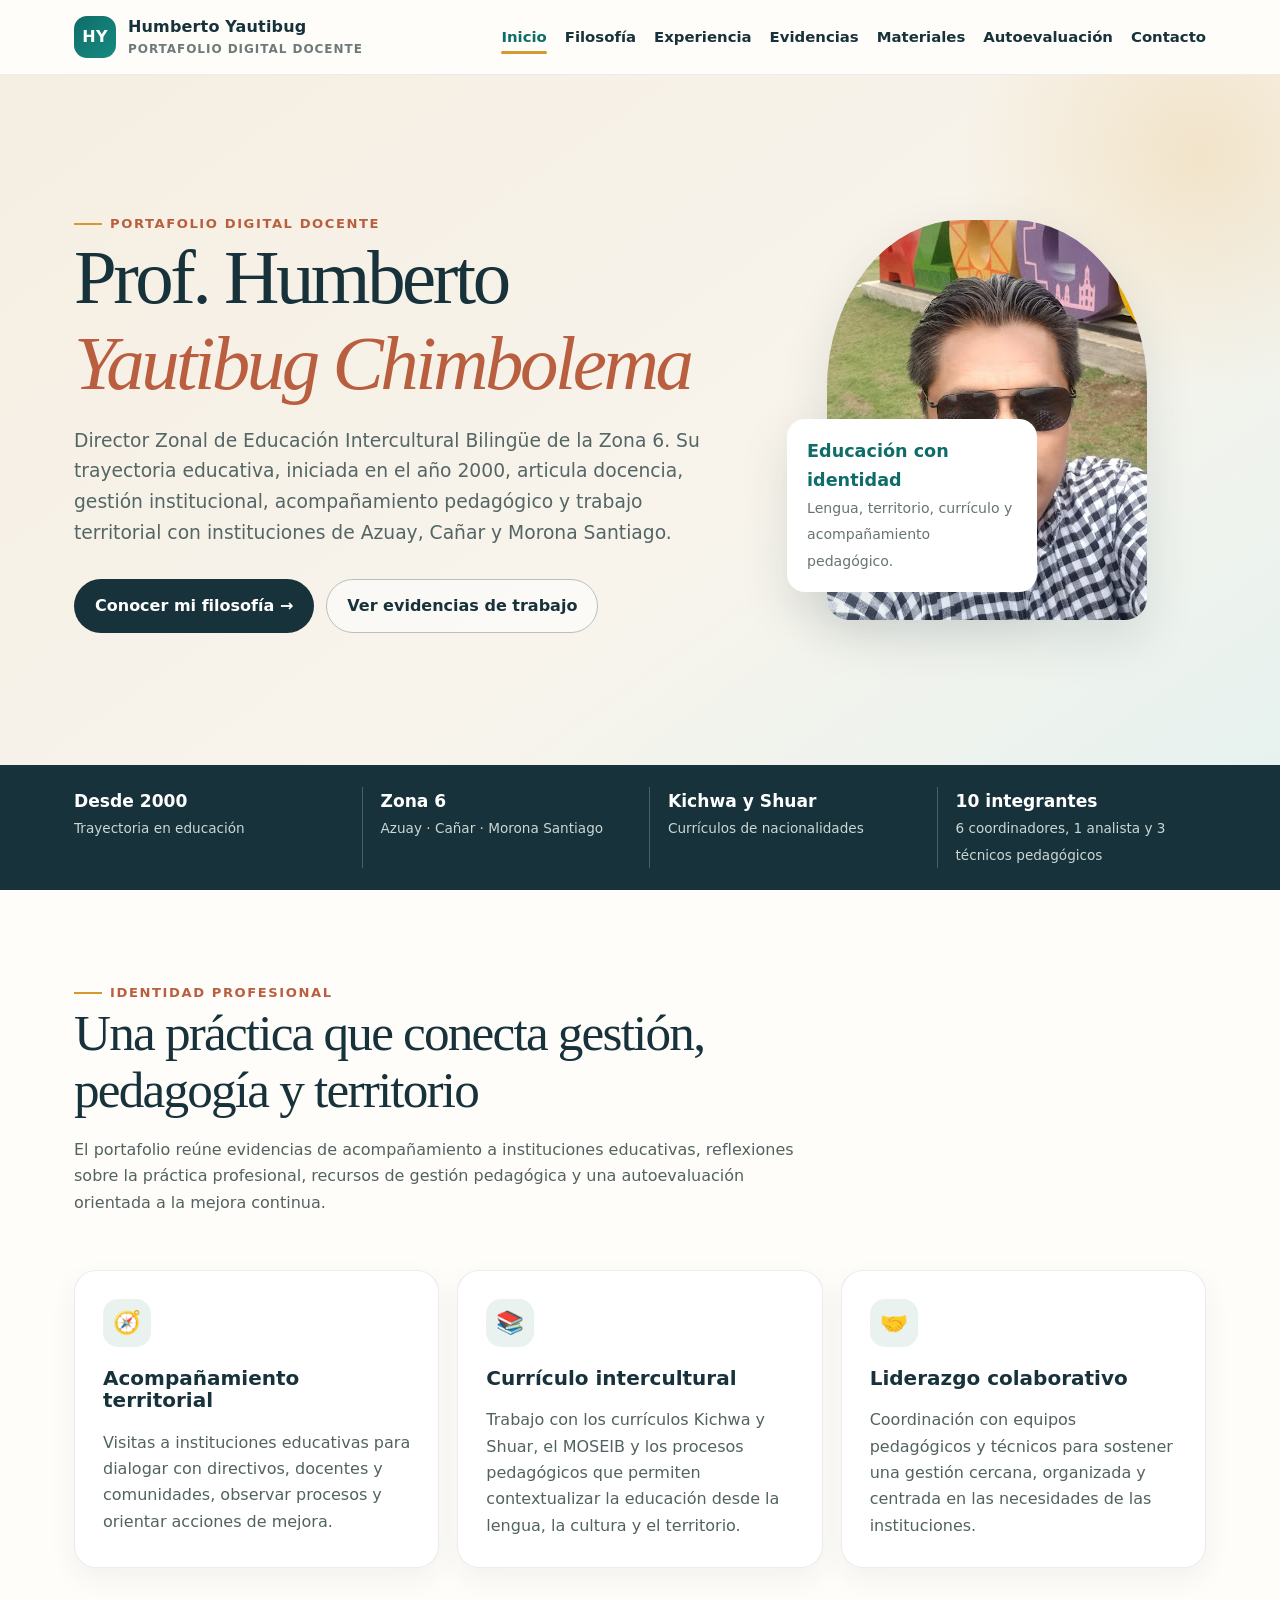
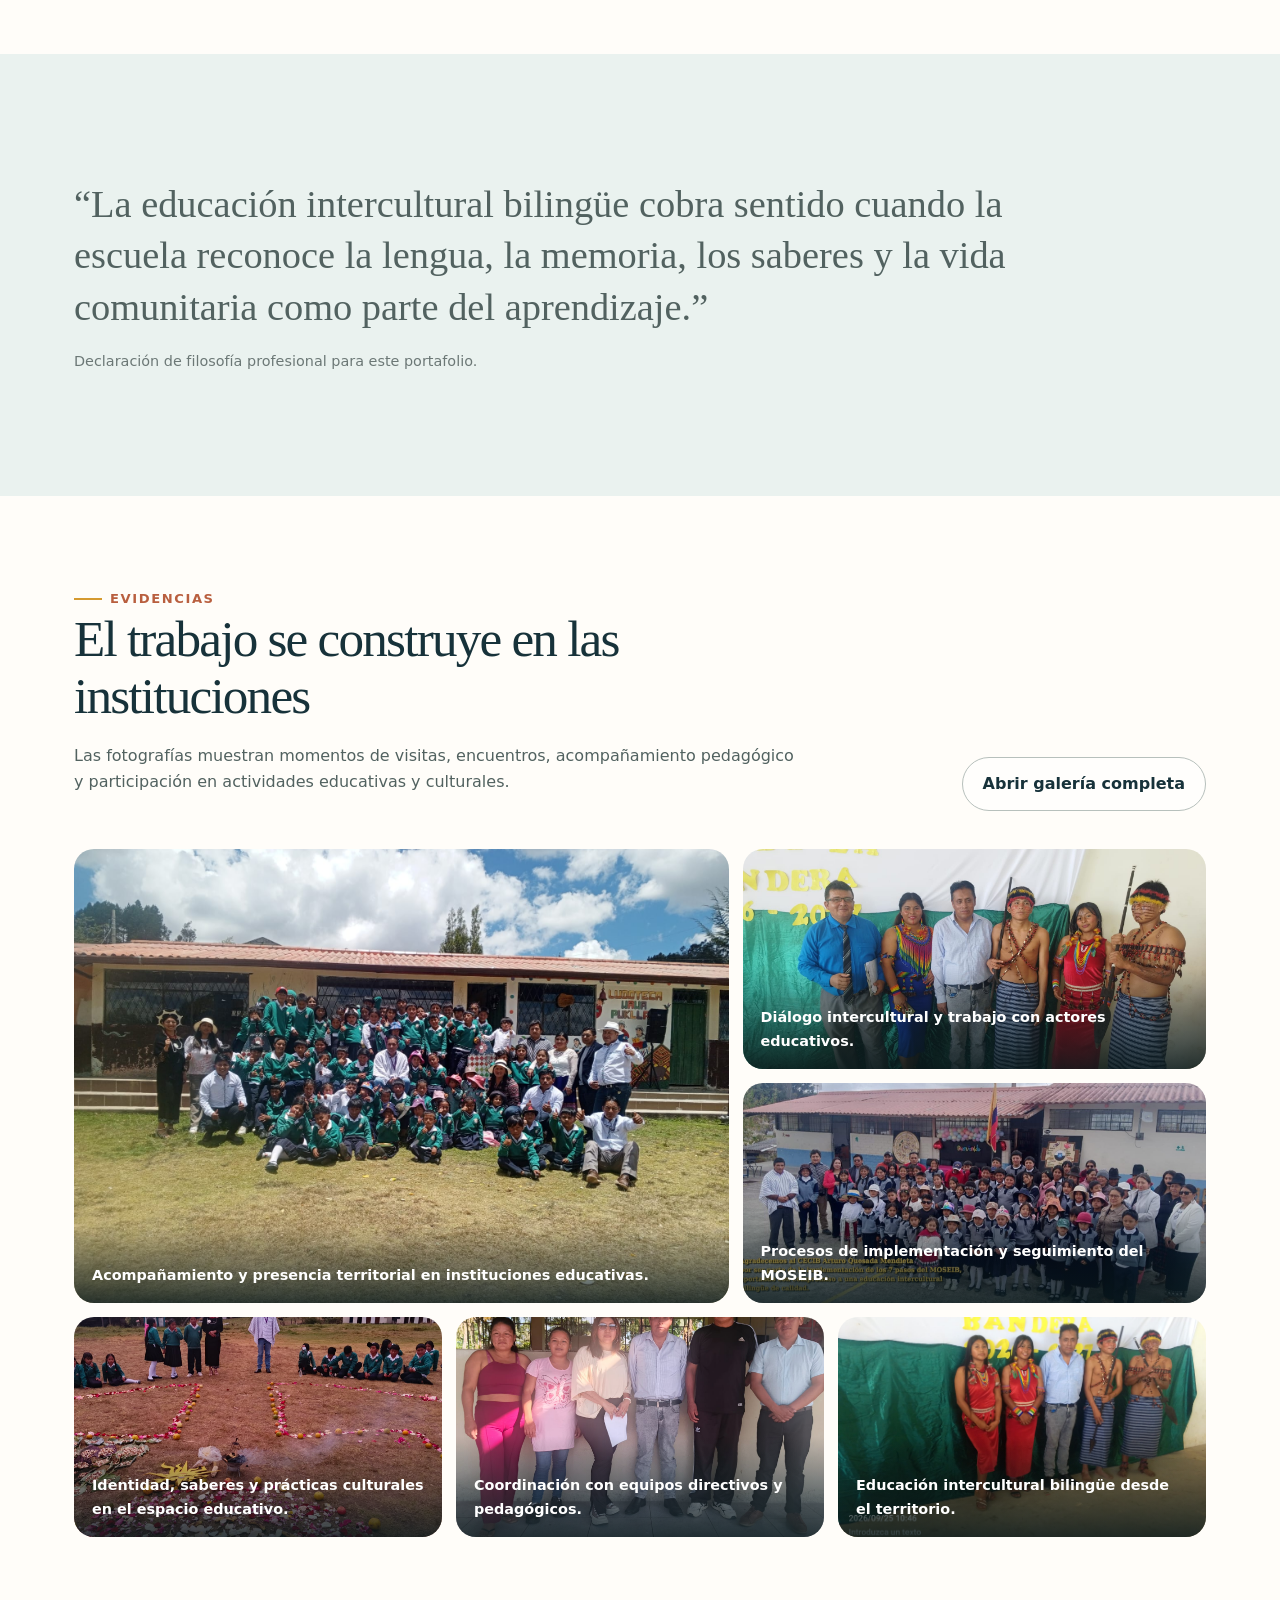
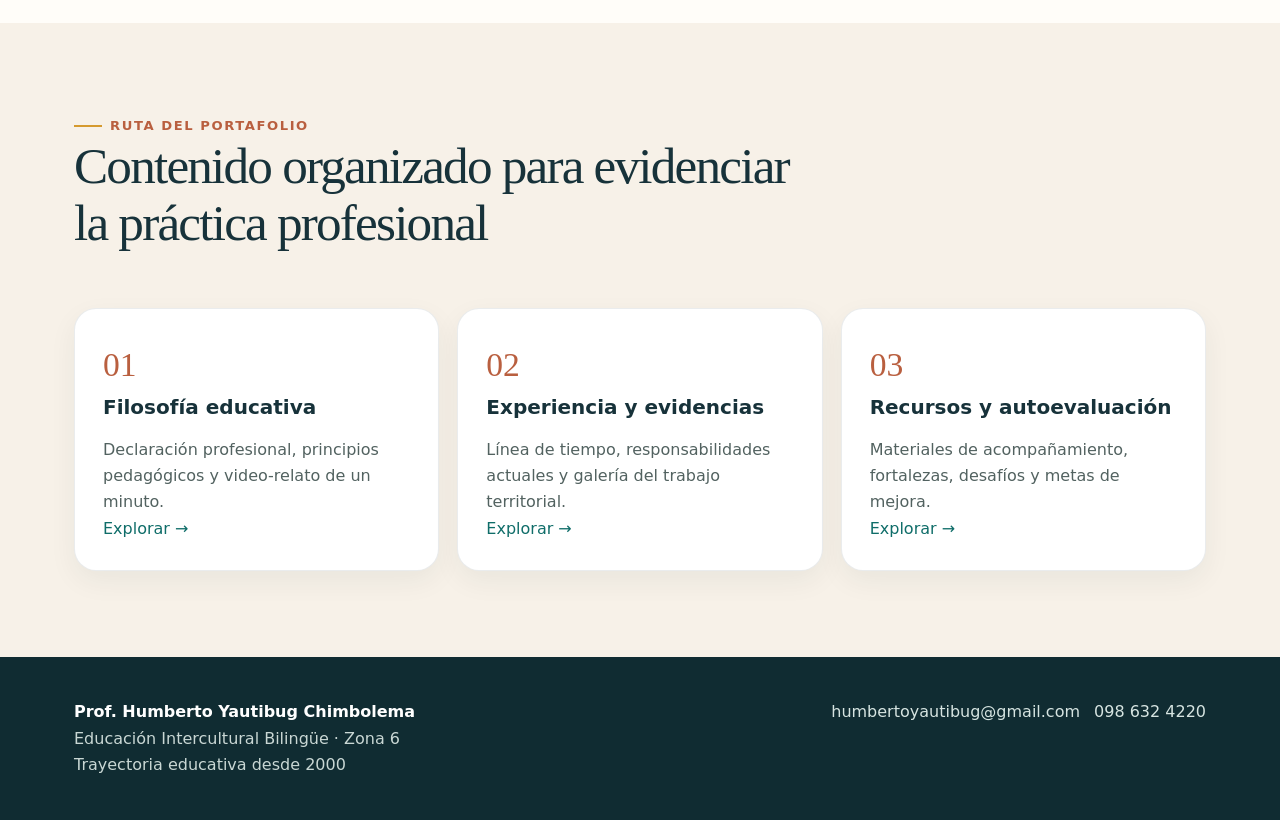
<file: index.html>
<!doctype html><html lang="es"><head><meta charset="utf-8"><meta name="viewport" content="width=device-width,initial-scale=1"><title>Humberto Yautibug | Portafolio digital docente</title><meta name="description" content="Portafolio digital docente de Humberto Yautibug Chimbolema, director zonal de Educación Intercultural Bilingüe de la Zona 6."><meta name="keywords" content="portafolio docente, educación intercultural bilingüe, EIB, MOSEIB, Humberto Yautibug"><meta name="author" content="Humberto Yautibug Chimbolema"><meta property="og:title" content="Humberto Yautibug | Portafolio digital docente"><meta property="og:description" content="Portafolio digital docente de Humberto Yautibug Chimbolema, director zonal de Educación Intercultural Bilingüe de la Zona 6."><meta property="og:type" content="website"><meta property="og:image" content="img/humberto-retrato.png"><link rel="icon" href="favicon.ico"><link rel="stylesheet" href="css/site.css"></head><body><a class="skip-link" href="#contenido">Saltar al contenido</a>
<header class="site-header"><div class="nav-wrap"><a class="brand" href="index.html"><span class="brand-mark">HY</span><span>Humberto Yautibug<small>Portafolio digital docente</small></span></a><button class="nav-toggle" aria-expanded="false" aria-label="Abrir menú">☰</button><ul class="nav-links"><li><a href="index.html" aria-current="page">Inicio</a></li><li><a href="filosofia.html">Filosofía</a></li><li><a href="experiencia.html">Experiencia</a></li><li><a href="evidencias.html">Evidencias</a></li><li><a href="materiales.html">Materiales</a></li><li><a href="autoevaluacion.html">Autoevaluación</a></li><li><a href="contacto.html">Contacto</a></li></ul></div></header><main id="contenido">
<section class="hero"><div class="container hero-grid"><div><span class="eyebrow">Portafolio digital docente</span><h1>Prof. Humberto<br><em>Yautibug Chimbolema</em></h1><p class="lead">Director Zonal de Educación Intercultural Bilingüe de la Zona 6. Su trayectoria educativa, iniciada en el año 2000, articula docencia, gestión institucional, acompañamiento pedagógico y trabajo territorial con instituciones de Azuay, Cañar y Morona Santiago.</p><div class="hero-actions"><a class="btn btn-primary" href="filosofia.html">Conocer mi filosofía →</a><a class="btn btn-secondary" href="evidencias.html">Ver evidencias de trabajo</a></div></div><div class="portrait-card"><div class="portrait-shell"><img src="img/humberto-retrato.png" alt="Retrato de Humberto Yautibug Chimbolema"></div><div class="portrait-note"><strong>Educación con identidad</strong><span>Lengua, territorio, currículo y acompañamiento pedagógico.</span></div></div></div></section>
<section class="kicker-bar"><div class="kicker-grid"><div class="kicker-item"><b>Desde 2000</b><span>Trayectoria en educación</span></div><div class="kicker-item"><b>Zona 6</b><span>Azuay · Cañar · Morona Santiago</span></div><div class="kicker-item"><b>Kichwa y Shuar</b><span>Currículos de nacionalidades</span></div><div class="kicker-item"><b>10 integrantes</b><span>6 coordinadores, 1 analista y 3 técnicos pedagógicos</span></div></div></section>
<section class="section"><div class="container"><div class="section-head"><div class="copy"><span class="eyebrow">Identidad profesional</span><h2>Una práctica que conecta gestión, pedagogía y territorio</h2><p>El portafolio reúne evidencias de acompañamiento a instituciones educativas, reflexiones sobre la práctica profesional, recursos de gestión pedagógica y una autoevaluación orientada a la mejora continua.</p></div></div><div class="cards"><article class="card"><div class="icon">🧭</div><h3>Acompañamiento territorial</h3><p>Visitas a instituciones educativas para dialogar con directivos, docentes y comunidades, observar procesos y orientar acciones de mejora.</p></article><article class="card"><div class="icon">📚</div><h3>Currículo intercultural</h3><p>Trabajo con los currículos Kichwa y Shuar, el MOSEIB y los procesos pedagógicos que permiten contextualizar la educación desde la lengua, la cultura y el territorio.</p></article><article class="card"><div class="icon">🤝</div><h3>Liderazgo colaborativo</h3><p>Coordinación con equipos pedagógicos y técnicos para sostener una gestión cercana, organizada y centrada en las necesidades de las instituciones.</p></article></div></div></section>
<section class="section mist"><div class="container"><p class="quote">“La educación intercultural bilingüe cobra sentido cuando la escuela reconoce la lengua, la memoria, los saberes y la vida comunitaria como parte del aprendizaje.”<small>Declaración de filosofía profesional para este portafolio.</small></p></div></section>
<section class="section"><div class="container"><div class="section-head"><div class="copy"><span class="eyebrow">Evidencias</span><h2>El trabajo se construye en las instituciones</h2><p>Las fotografías muestran momentos de visitas, encuentros, acompañamiento pedagógico y participación en actividades educativas y culturales.</p></div><a class="btn btn-secondary" href="evidencias.html">Abrir galería completa</a></div><div class="gallery"><figure><img src="img/evidencia-04.jpg" alt="Comunidad educativa reunida durante una visita institucional"><figcaption>Acompañamiento y presencia territorial en instituciones educativas.</figcaption></figure><figure><img src="img/evidencia-01.jpg" alt="Encuentro con actores de una comunidad educativa"><figcaption>Diálogo intercultural y trabajo con actores educativos.</figcaption></figure><figure><img src="img/evidencia-03.jpg" alt="Estudiantes, docentes y equipo educativo en una institución"><figcaption>Procesos de implementación y seguimiento del MOSEIB.</figcaption></figure><figure><img src="img/evidencia-05.jpg" alt="Actividad cultural y pedagógica con estudiantes"><figcaption>Identidad, saberes y prácticas culturales en el espacio educativo.</figcaption></figure><figure><img src="img/evidencia-06.jpg" alt="Equipo y miembros de una institución durante una visita"><figcaption>Coordinación con equipos directivos y pedagógicos.</figcaption></figure><figure><img src="img/evidencia-02.jpg" alt="Encuentro institucional con participantes de pueblos y nacionalidades"><figcaption>Educación intercultural bilingüe desde el territorio.</figcaption></figure></div></div></section>
<section class="section alt"><div class="container"><div class="section-head"><div class="copy"><span class="eyebrow">Ruta del portafolio</span><h2>Contenido organizado para evidenciar la práctica profesional</h2></div></div><div class="cards"><article class="card"><span class="metric">01</span><h3>Filosofía educativa</h3><p>Declaración profesional, principios pedagógicos y video-relato de un minuto.</p><a href="filosofia.html">Explorar →</a></article><article class="card"><span class="metric">02</span><h3>Experiencia y evidencias</h3><p>Línea de tiempo, responsabilidades actuales y galería del trabajo territorial.</p><a href="experiencia.html">Explorar →</a></article><article class="card"><span class="metric">03</span><h3>Recursos y autoevaluación</h3><p>Materiales de acompañamiento, fortalezas, desafíos y metas de mejora.</p><a href="materiales.html">Explorar →</a></article></div></div></section>
</main><footer><div class="container footer-grid"><div><strong>Prof. Humberto Yautibug Chimbolema</strong><br><span>Educación Intercultural Bilingüe · Zona 6</span><br><span>Trayectoria educativa desde 2000</span></div><div class="footer-links"><a href="mailto:humbertoyautibug@gmail.com">humbertoyautibug@gmail.com</a><a href="tel:+593986324220">098 632 4220</a></div></div></footer><script src="js/site.js"></script></body></html>
</file>
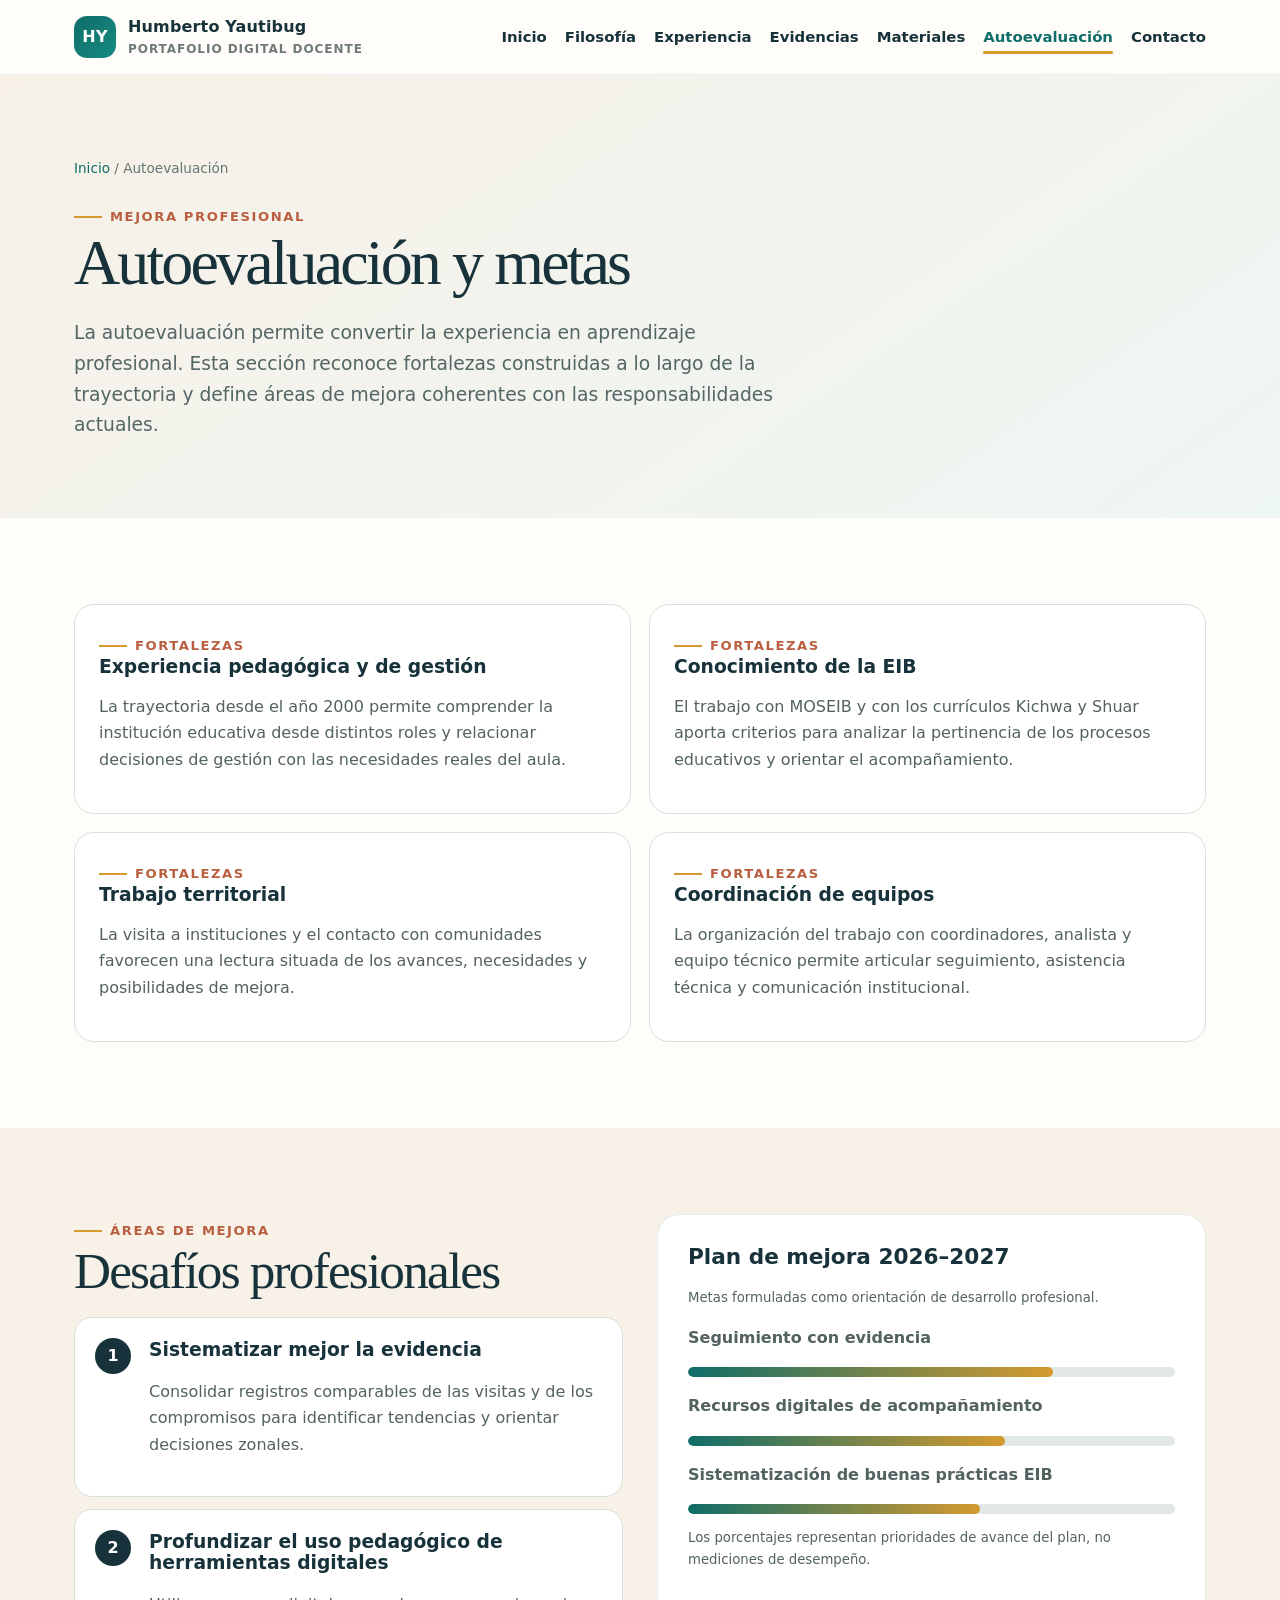
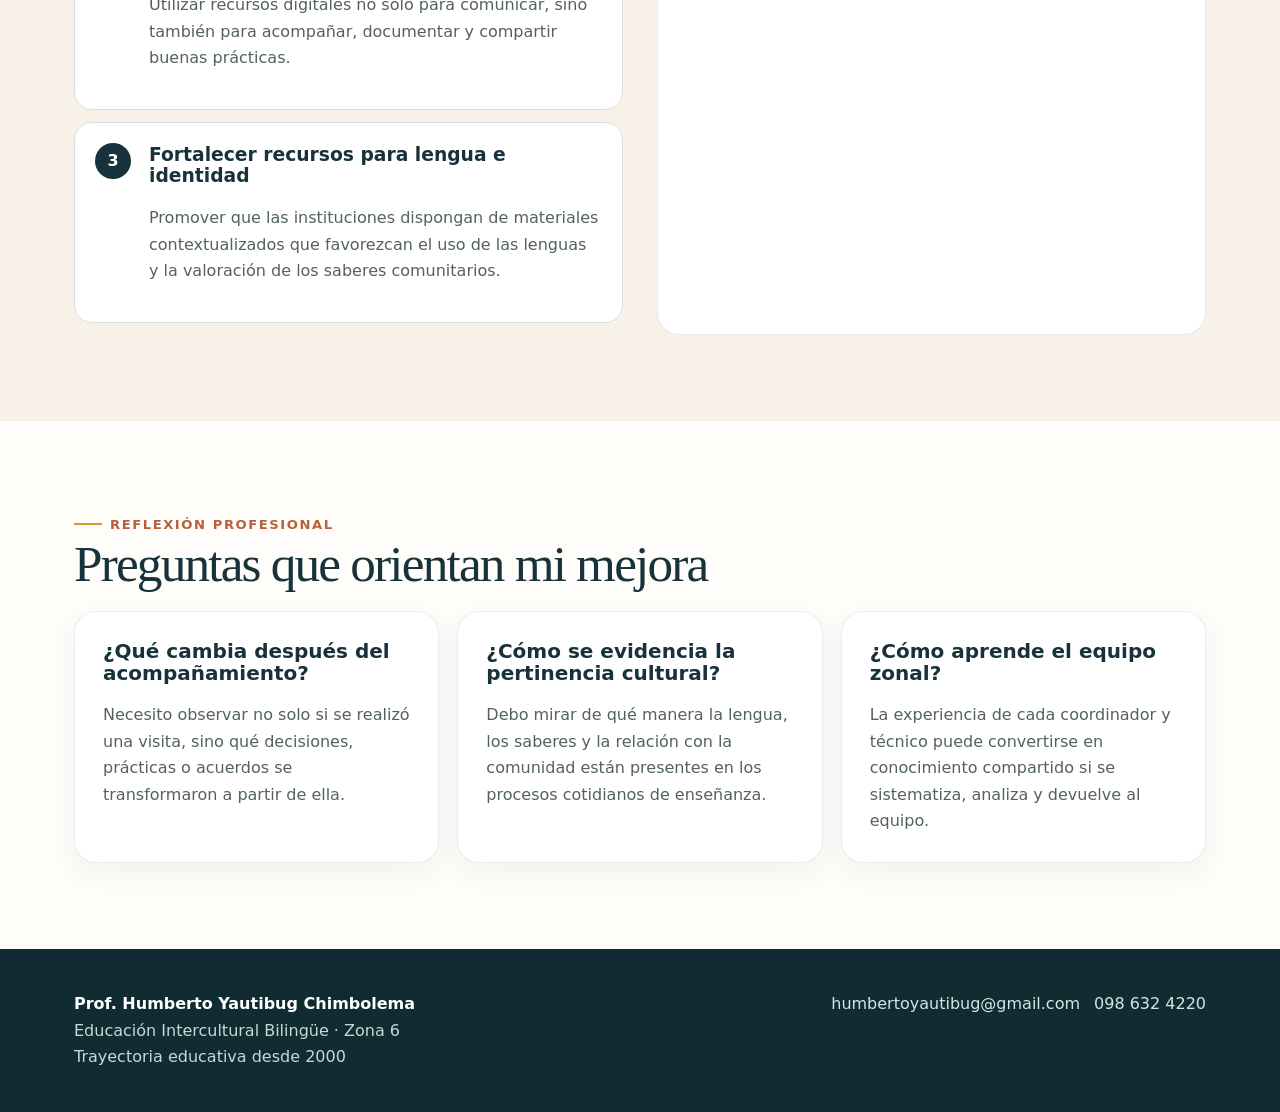
<file: autoevaluacion.html>
<!doctype html><html lang="es"><head><meta charset="utf-8"><meta name="viewport" content="width=device-width,initial-scale=1"><title>Autoevaluación | Humberto Yautibug</title><meta name="description" content="Autoevaluación profesional, fortalezas, desafíos y metas de mejora de Humberto Yautibug."><meta name="keywords" content="portafolio docente, educación intercultural bilingüe, EIB, MOSEIB, Humberto Yautibug"><meta name="author" content="Humberto Yautibug Chimbolema"><meta property="og:title" content="Autoevaluación | Humberto Yautibug"><meta property="og:description" content="Autoevaluación profesional, fortalezas, desafíos y metas de mejora de Humberto Yautibug."><meta property="og:type" content="website"><meta property="og:image" content="img/humberto-retrato.png"><link rel="icon" href="favicon.ico"><link rel="stylesheet" href="css/site.css"></head><body><a class="skip-link" href="#contenido">Saltar al contenido</a>
<header class="site-header"><div class="nav-wrap"><a class="brand" href="index.html"><span class="brand-mark">HY</span><span>Humberto Yautibug<small>Portafolio digital docente</small></span></a><button class="nav-toggle" aria-expanded="false" aria-label="Abrir menú">☰</button><ul class="nav-links"><li><a href="index.html">Inicio</a></li><li><a href="filosofia.html">Filosofía</a></li><li><a href="experiencia.html">Experiencia</a></li><li><a href="evidencias.html">Evidencias</a></li><li><a href="materiales.html">Materiales</a></li><li><a href="autoevaluacion.html" aria-current="page">Autoevaluación</a></li><li><a href="contacto.html">Contacto</a></li></ul></div></header><main id="contenido">
<section class="subhero"><div class="container"><div class="breadcrumb"><a href="index.html">Inicio</a> / Autoevaluación</div><span class="eyebrow">Mejora profesional</span><h1>Autoevaluación y metas</h1><p class="lead">La autoevaluación permite convertir la experiencia en aprendizaje profesional. Esta sección reconoce fortalezas construidas a lo largo de la trayectoria y define áreas de mejora coherentes con las responsabilidades actuales.</p></div></section>
<section class="section"><div class="container"><div class="reflection-grid"><article class="reflection"><span class="eyebrow">Fortalezas</span><h3>Experiencia pedagógica y de gestión</h3><p>La trayectoria desde el año 2000 permite comprender la institución educativa desde distintos roles y relacionar decisiones de gestión con las necesidades reales del aula.</p></article><article class="reflection"><span class="eyebrow">Fortalezas</span><h3>Conocimiento de la EIB</h3><p>El trabajo con MOSEIB y con los currículos Kichwa y Shuar aporta criterios para analizar la pertinencia de los procesos educativos y orientar el acompañamiento.</p></article><article class="reflection"><span class="eyebrow">Fortalezas</span><h3>Trabajo territorial</h3><p>La visita a instituciones y el contacto con comunidades favorecen una lectura situada de los avances, necesidades y posibilidades de mejora.</p></article><article class="reflection"><span class="eyebrow">Fortalezas</span><h3>Coordinación de equipos</h3><p>La organización del trabajo con coordinadores, analista y equipo técnico permite articular seguimiento, asistencia técnica y comunicación institucional.</p></article></div></div></section>
<section class="section alt"><div class="container two-col"><div><span class="eyebrow">Áreas de mejora</span><h2>Desafíos profesionales</h2><div class="goals"><div class="goal"><h3>Sistematizar mejor la evidencia</h3><p>Consolidar registros comparables de las visitas y de los compromisos para identificar tendencias y orientar decisiones zonales.</p></div><div class="goal"><h3>Profundizar el uso pedagógico de herramientas digitales</h3><p>Utilizar recursos digitales no solo para comunicar, sino también para acompañar, documentar y compartir buenas prácticas.</p></div><div class="goal"><h3>Fortalecer recursos para lengua e identidad</h3><p>Promover que las instituciones dispongan de materiales contextualizados que favorezcan el uso de las lenguas y la valoración de los saberes comunitarios.</p></div></div></div><div class="panel"><h3>Plan de mejora 2026–2027</h3><p class="micro">Metas formuladas como orientación de desarrollo profesional.</p><p><strong>Seguimiento con evidencia</strong></p><div class="progress"><span style="width:75%"></span></div><p><strong>Recursos digitales de acompañamiento</strong></p><div class="progress"><span style="width:65%"></span></div><p><strong>Sistematización de buenas prácticas EIB</strong></p><div class="progress"><span style="width:60%"></span></div><p class="micro">Los porcentajes representan prioridades de avance del plan, no mediciones de desempeño.</p></div></div></section>
<section class="section"><div class="container"><span class="eyebrow">Reflexión profesional</span><h2>Preguntas que orientan mi mejora</h2><div class="cards"><article class="card"><h3>¿Qué cambia después del acompañamiento?</h3><p>Necesito observar no solo si se realizó una visita, sino qué decisiones, prácticas o acuerdos se transformaron a partir de ella.</p></article><article class="card"><h3>¿Cómo se evidencia la pertinencia cultural?</h3><p>Debo mirar de qué manera la lengua, los saberes y la relación con la comunidad están presentes en los procesos cotidianos de enseñanza.</p></article><article class="card"><h3>¿Cómo aprende el equipo zonal?</h3><p>La experiencia de cada coordinador y técnico puede convertirse en conocimiento compartido si se sistematiza, analiza y devuelve al equipo.</p></article></div></div></section>
</main><footer><div class="container footer-grid"><div><strong>Prof. Humberto Yautibug Chimbolema</strong><br><span>Educación Intercultural Bilingüe · Zona 6</span><br><span>Trayectoria educativa desde 2000</span></div><div class="footer-links"><a href="mailto:humbertoyautibug@gmail.com">humbertoyautibug@gmail.com</a><a href="tel:+593986324220">098 632 4220</a></div></div></footer><script src="js/site.js"></script></body></html>
</file>
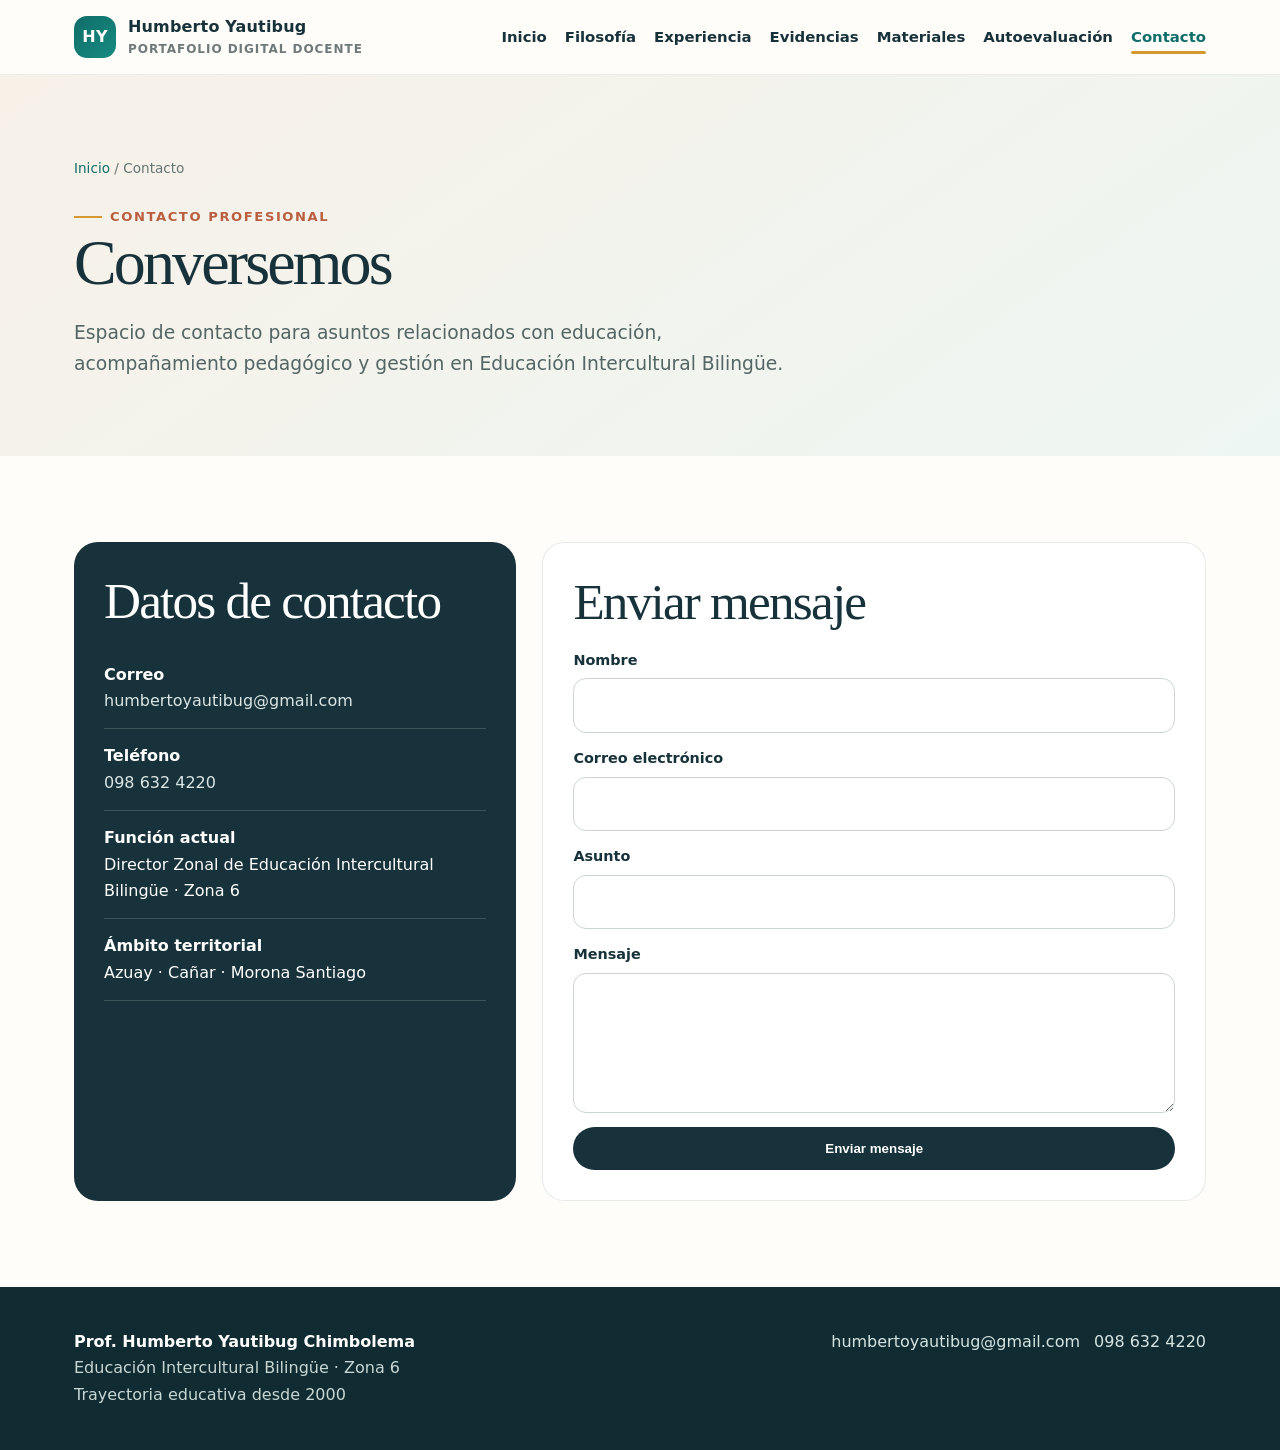
<file: contacto.html>
<!doctype html><html lang="es"><head><meta charset="utf-8"><meta name="viewport" content="width=device-width,initial-scale=1"><title>Contacto | Humberto Yautibug</title><meta name="description" content="Contacto profesional de Humberto Yautibug Chimbolema."><meta name="keywords" content="portafolio docente, educación intercultural bilingüe, EIB, MOSEIB, Humberto Yautibug"><meta name="author" content="Humberto Yautibug Chimbolema"><meta property="og:title" content="Contacto | Humberto Yautibug"><meta property="og:description" content="Contacto profesional de Humberto Yautibug Chimbolema."><meta property="og:type" content="website"><meta property="og:image" content="img/humberto-retrato.png"><link rel="icon" href="favicon.ico"><link rel="stylesheet" href="css/site.css"></head><body><a class="skip-link" href="#contenido">Saltar al contenido</a>
<header class="site-header"><div class="nav-wrap"><a class="brand" href="index.html"><span class="brand-mark">HY</span><span>Humberto Yautibug<small>Portafolio digital docente</small></span></a><button class="nav-toggle" aria-expanded="false" aria-label="Abrir menú">☰</button><ul class="nav-links"><li><a href="index.html">Inicio</a></li><li><a href="filosofia.html">Filosofía</a></li><li><a href="experiencia.html">Experiencia</a></li><li><a href="evidencias.html">Evidencias</a></li><li><a href="materiales.html">Materiales</a></li><li><a href="autoevaluacion.html">Autoevaluación</a></li><li><a href="contacto.html" aria-current="page">Contacto</a></li></ul></div></header><main id="contenido">
<section class="subhero"><div class="container"><div class="breadcrumb"><a href="index.html">Inicio</a> / Contacto</div><span class="eyebrow">Contacto profesional</span><h1>Conversemos</h1><p class="lead">Espacio de contacto para asuntos relacionados con educación, acompañamiento pedagógico y gestión en Educación Intercultural Bilingüe.</p></div></section>
<section class="section"><div class="container contact-grid"><aside class="contact-card"><h2>Datos de contacto</h2><div class="contact-row"><strong>Correo</strong><br><a href="mailto:humbertoyautibug@gmail.com">humbertoyautibug@gmail.com</a></div><div class="contact-row"><strong>Teléfono</strong><br><a href="tel:+593986324220">098 632 4220</a></div><div class="contact-row"><strong>Función actual</strong><br><span>Director Zonal de Educación Intercultural Bilingüe · Zona 6</span></div><div class="contact-row"><strong>Ámbito territorial</strong><br><span>Azuay · Cañar · Morona Santiago</span></div></aside><div class="panel"><h2>Enviar mensaje</h2><form name="contacto" method="POST" data-netlify="true" action="gracias.html"><input type="hidden" name="form-name" value="contacto"><div class="field"><label for="nombre">Nombre</label><input id="nombre" name="nombre" required autocomplete="name"></div><div class="field"><label for="correo">Correo electrónico</label><input id="correo" name="correo" type="email" required autocomplete="email"></div><div class="field"><label for="asunto">Asunto</label><input id="asunto" name="asunto" required></div><div class="field"><label for="mensaje">Mensaje</label><textarea id="mensaje" name="mensaje" required></textarea></div><button class="btn btn-primary" type="submit">Enviar mensaje</button></form></div></div></section>
</main><footer><div class="container footer-grid"><div><strong>Prof. Humberto Yautibug Chimbolema</strong><br><span>Educación Intercultural Bilingüe · Zona 6</span><br><span>Trayectoria educativa desde 2000</span></div><div class="footer-links"><a href="mailto:humbertoyautibug@gmail.com">humbertoyautibug@gmail.com</a><a href="tel:+593986324220">098 632 4220</a></div></div></footer><script src="js/site.js"></script></body></html>
</file>
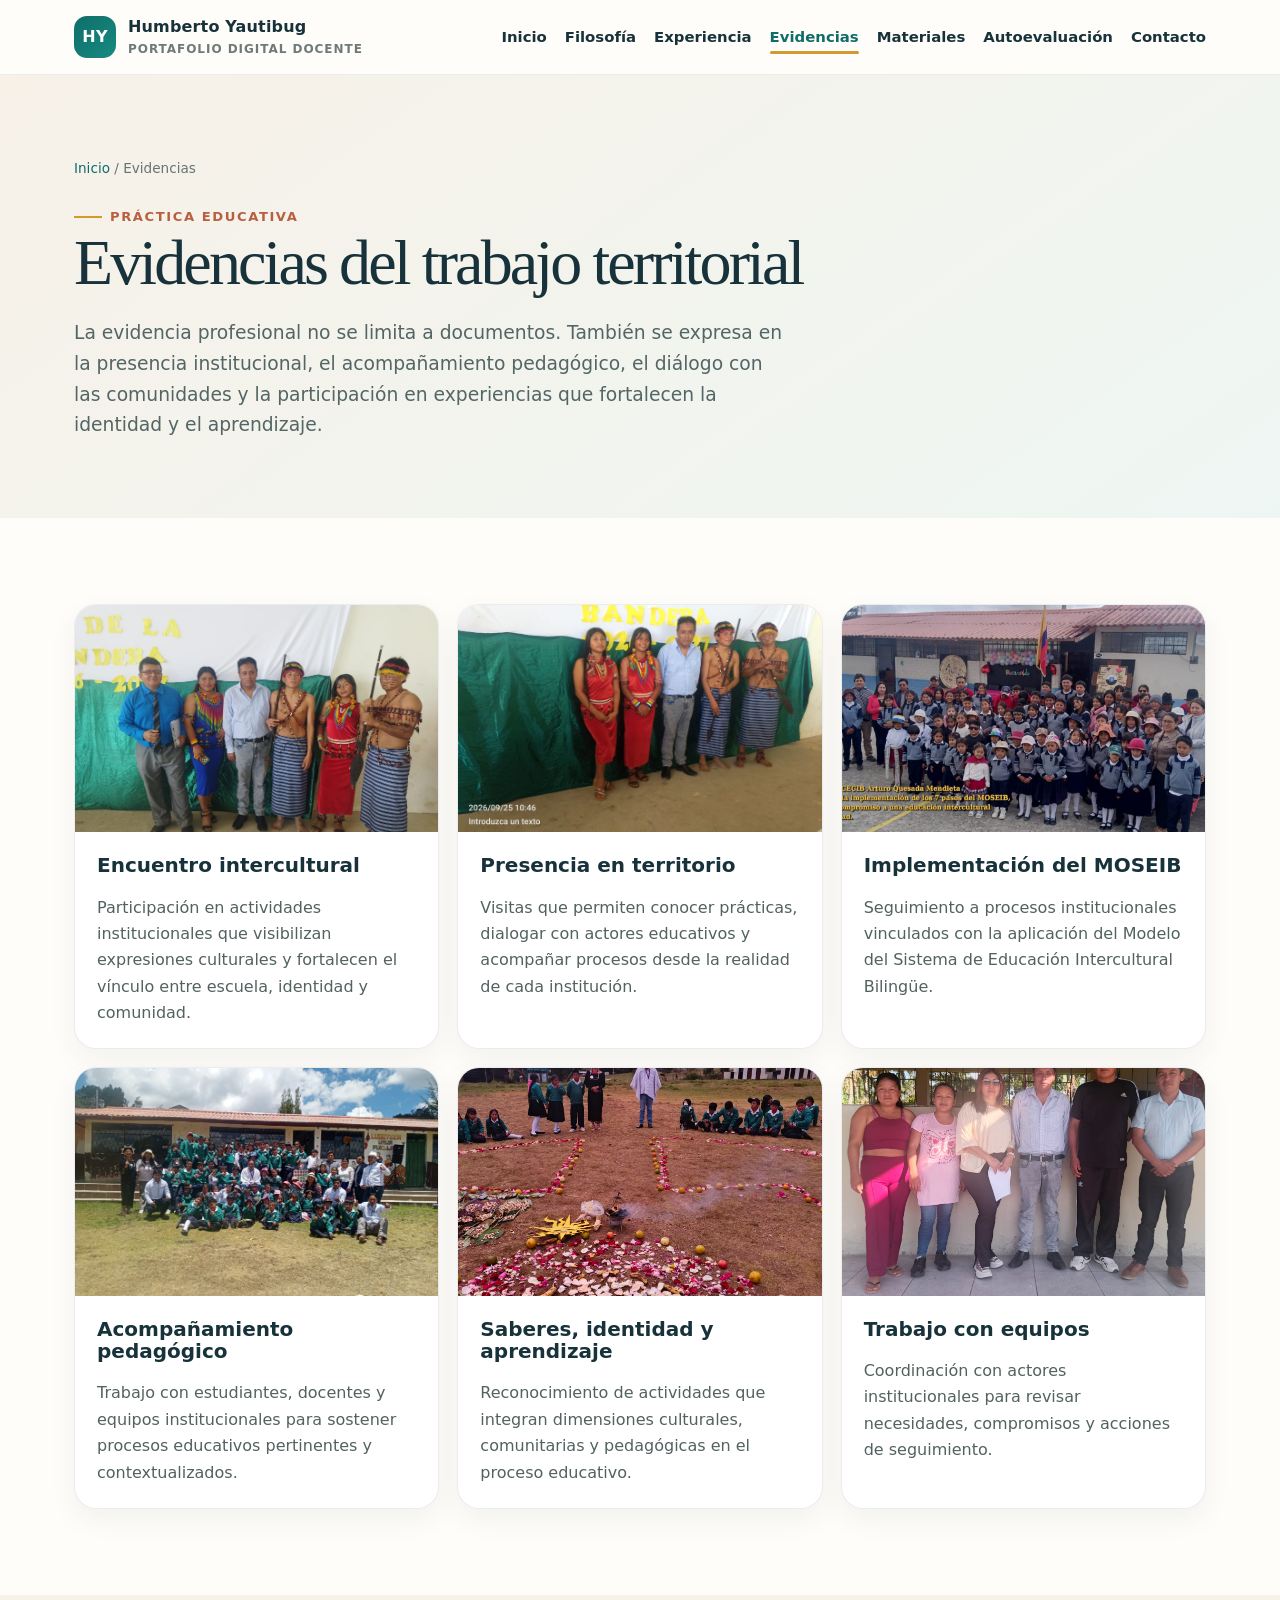
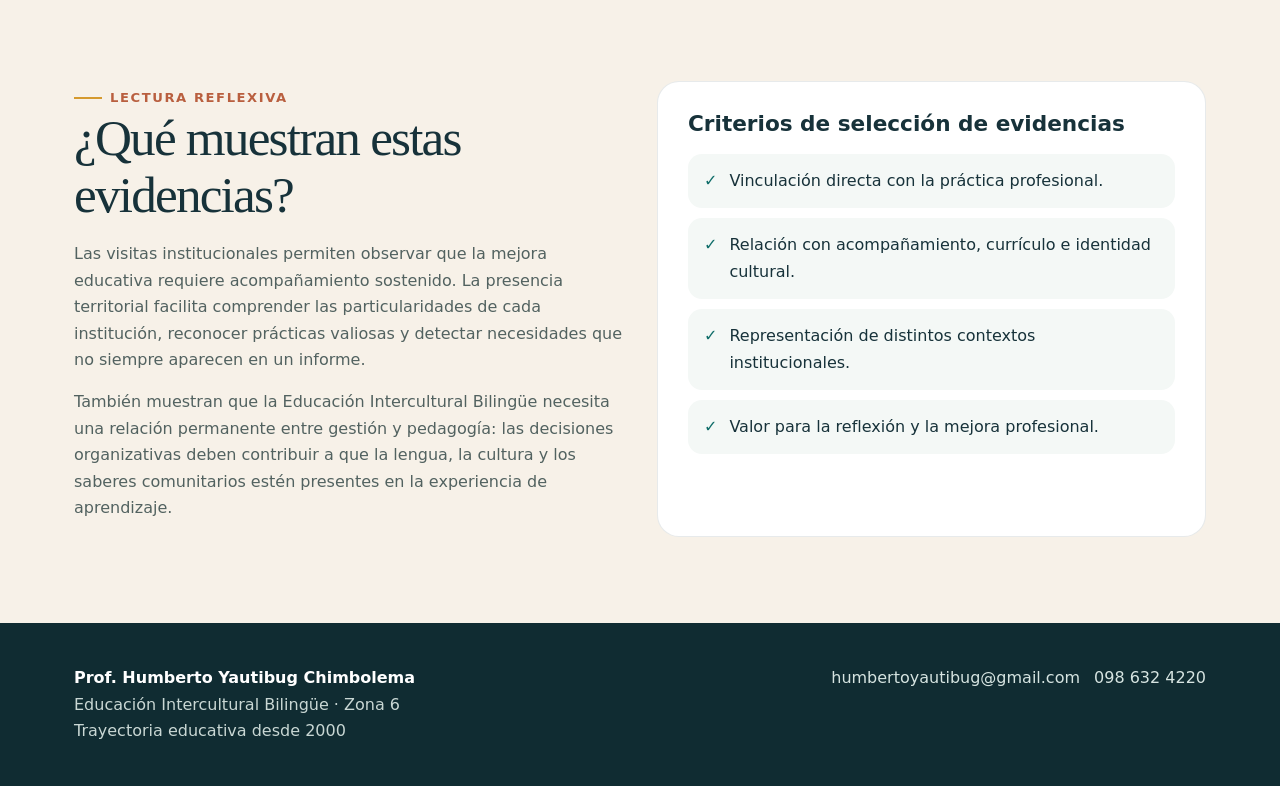
<file: evidencias.html>
<!doctype html><html lang="es"><head><meta charset="utf-8"><meta name="viewport" content="width=device-width,initial-scale=1"><title>Evidencias | Humberto Yautibug</title><meta name="description" content="Galería de evidencias de acompañamiento pedagógico y trabajo territorial en Educación Intercultural Bilingüe."><meta name="keywords" content="portafolio docente, educación intercultural bilingüe, EIB, MOSEIB, Humberto Yautibug"><meta name="author" content="Humberto Yautibug Chimbolema"><meta property="og:title" content="Evidencias | Humberto Yautibug"><meta property="og:description" content="Galería de evidencias de acompañamiento pedagógico y trabajo territorial en Educación Intercultural Bilingüe."><meta property="og:type" content="website"><meta property="og:image" content="img/humberto-retrato.png"><link rel="icon" href="favicon.ico"><link rel="stylesheet" href="css/site.css"></head><body><a class="skip-link" href="#contenido">Saltar al contenido</a>
<header class="site-header"><div class="nav-wrap"><a class="brand" href="index.html"><span class="brand-mark">HY</span><span>Humberto Yautibug<small>Portafolio digital docente</small></span></a><button class="nav-toggle" aria-expanded="false" aria-label="Abrir menú">☰</button><ul class="nav-links"><li><a href="index.html">Inicio</a></li><li><a href="filosofia.html">Filosofía</a></li><li><a href="experiencia.html">Experiencia</a></li><li><a href="evidencias.html" aria-current="page">Evidencias</a></li><li><a href="materiales.html">Materiales</a></li><li><a href="autoevaluacion.html">Autoevaluación</a></li><li><a href="contacto.html">Contacto</a></li></ul></div></header><main id="contenido">
<section class="subhero"><div class="container"><div class="breadcrumb"><a href="index.html">Inicio</a> / Evidencias</div><span class="eyebrow">Práctica educativa</span><h1>Evidencias del trabajo territorial</h1><p class="lead">La evidencia profesional no se limita a documentos. También se expresa en la presencia institucional, el acompañamiento pedagógico, el diálogo con las comunidades y la participación en experiencias que fortalecen la identidad y el aprendizaje.</p></div></section>
<section class="section"><div class="container"><div class="three-col"><article class="card evidence-card"><img src="img/evidencia-01.jpg" alt="Encuentro con participantes de una comunidad educativa"><div class="body"><h3>Encuentro intercultural</h3><p>Participación en actividades institucionales que visibilizan expresiones culturales y fortalecen el vínculo entre escuela, identidad y comunidad.</p></div></article><article class="card evidence-card"><img src="img/evidencia-02.jpg" alt="Grupo durante una actividad intercultural en una institución"><div class="body"><h3>Presencia en territorio</h3><p>Visitas que permiten conocer prácticas, dialogar con actores educativos y acompañar procesos desde la realidad de cada institución.</p></div></article><article class="card evidence-card"><img src="img/evidencia-03.jpg" alt="Comunidad educativa reunida en una institución"><div class="body"><h3>Implementación del MOSEIB</h3><p>Seguimiento a procesos institucionales vinculados con la aplicación del Modelo del Sistema de Educación Intercultural Bilingüe.</p></div></article><article class="card evidence-card"><img src="img/evidencia-04.jpg" alt="Estudiantes y equipo educativo frente a una institución"><div class="body"><h3>Acompañamiento pedagógico</h3><p>Trabajo con estudiantes, docentes y equipos institucionales para sostener procesos educativos pertinentes y contextualizados.</p></div></article><article class="card evidence-card"><img src="img/evidencia-05.jpg" alt="Actividad educativa y cultural al aire libre"><div class="body"><h3>Saberes, identidad y aprendizaje</h3><p>Reconocimiento de actividades que integran dimensiones culturales, comunitarias y pedagógicas en el proceso educativo.</p></div></article><article class="card evidence-card"><img src="img/evidencia-06.jpg" alt="Equipo y comunidad durante una visita institucional"><div class="body"><h3>Trabajo con equipos</h3><p>Coordinación con actores institucionales para revisar necesidades, compromisos y acciones de seguimiento.</p></div></article></div></div></section>
<section class="section alt"><div class="container two-col"><div><span class="eyebrow">Lectura reflexiva</span><h2>¿Qué muestran estas evidencias?</h2><p>Las visitas institucionales permiten observar que la mejora educativa requiere acompañamiento sostenido. La presencia territorial facilita comprender las particularidades de cada institución, reconocer prácticas valiosas y detectar necesidades que no siempre aparecen en un informe.</p><p>También muestran que la Educación Intercultural Bilingüe necesita una relación permanente entre gestión y pedagogía: las decisiones organizativas deben contribuir a que la lengua, la cultura y los saberes comunitarios estén presentes en la experiencia de aprendizaje.</p></div><div class="panel"><h3>Criterios de selección de evidencias</h3><div class="checklist"><div class="check"><b>✓</b><span>Vinculación directa con la práctica profesional.</span></div><div class="check"><b>✓</b><span>Relación con acompañamiento, currículo e identidad cultural.</span></div><div class="check"><b>✓</b><span>Representación de distintos contextos institucionales.</span></div><div class="check"><b>✓</b><span>Valor para la reflexión y la mejora profesional.</span></div></div></div></div></section>
</main><footer><div class="container footer-grid"><div><strong>Prof. Humberto Yautibug Chimbolema</strong><br><span>Educación Intercultural Bilingüe · Zona 6</span><br><span>Trayectoria educativa desde 2000</span></div><div class="footer-links"><a href="mailto:humbertoyautibug@gmail.com">humbertoyautibug@gmail.com</a><a href="tel:+593986324220">098 632 4220</a></div></div></footer><script src="js/site.js"></script></body></html>
</file>
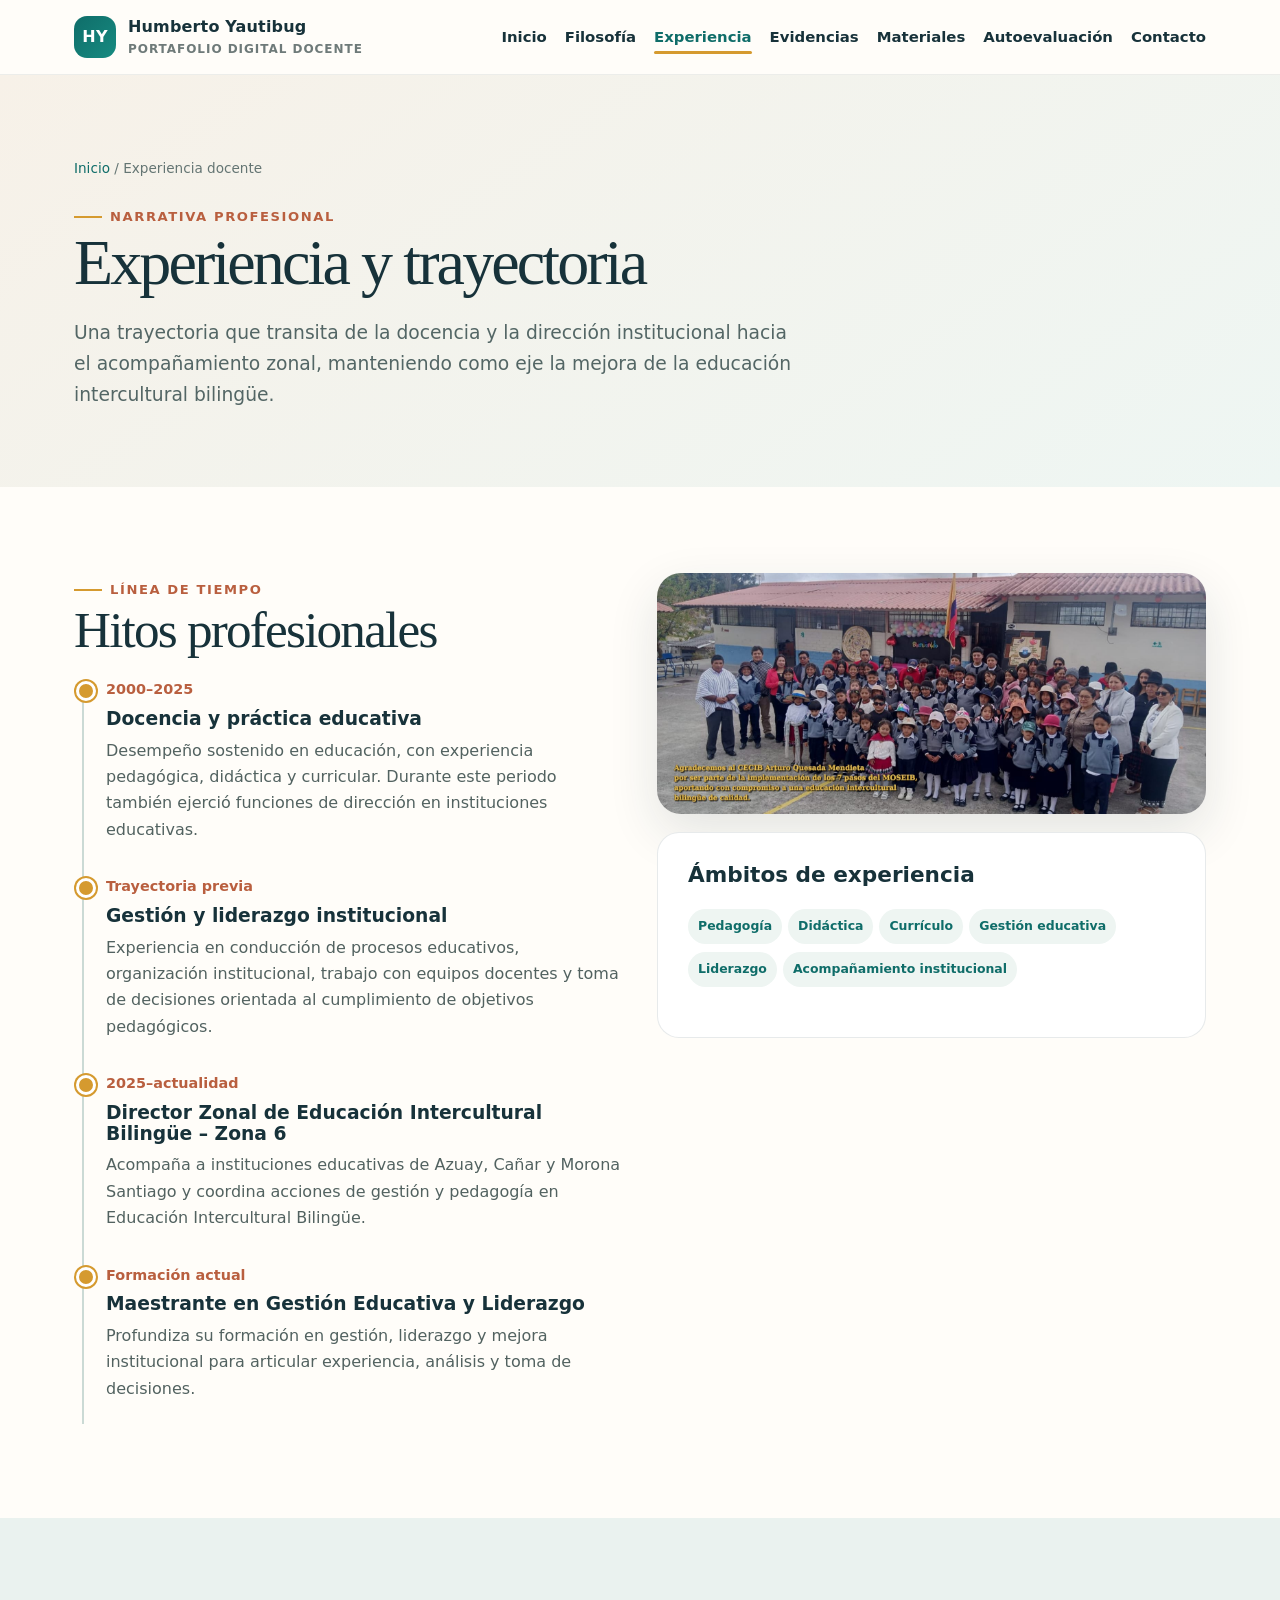
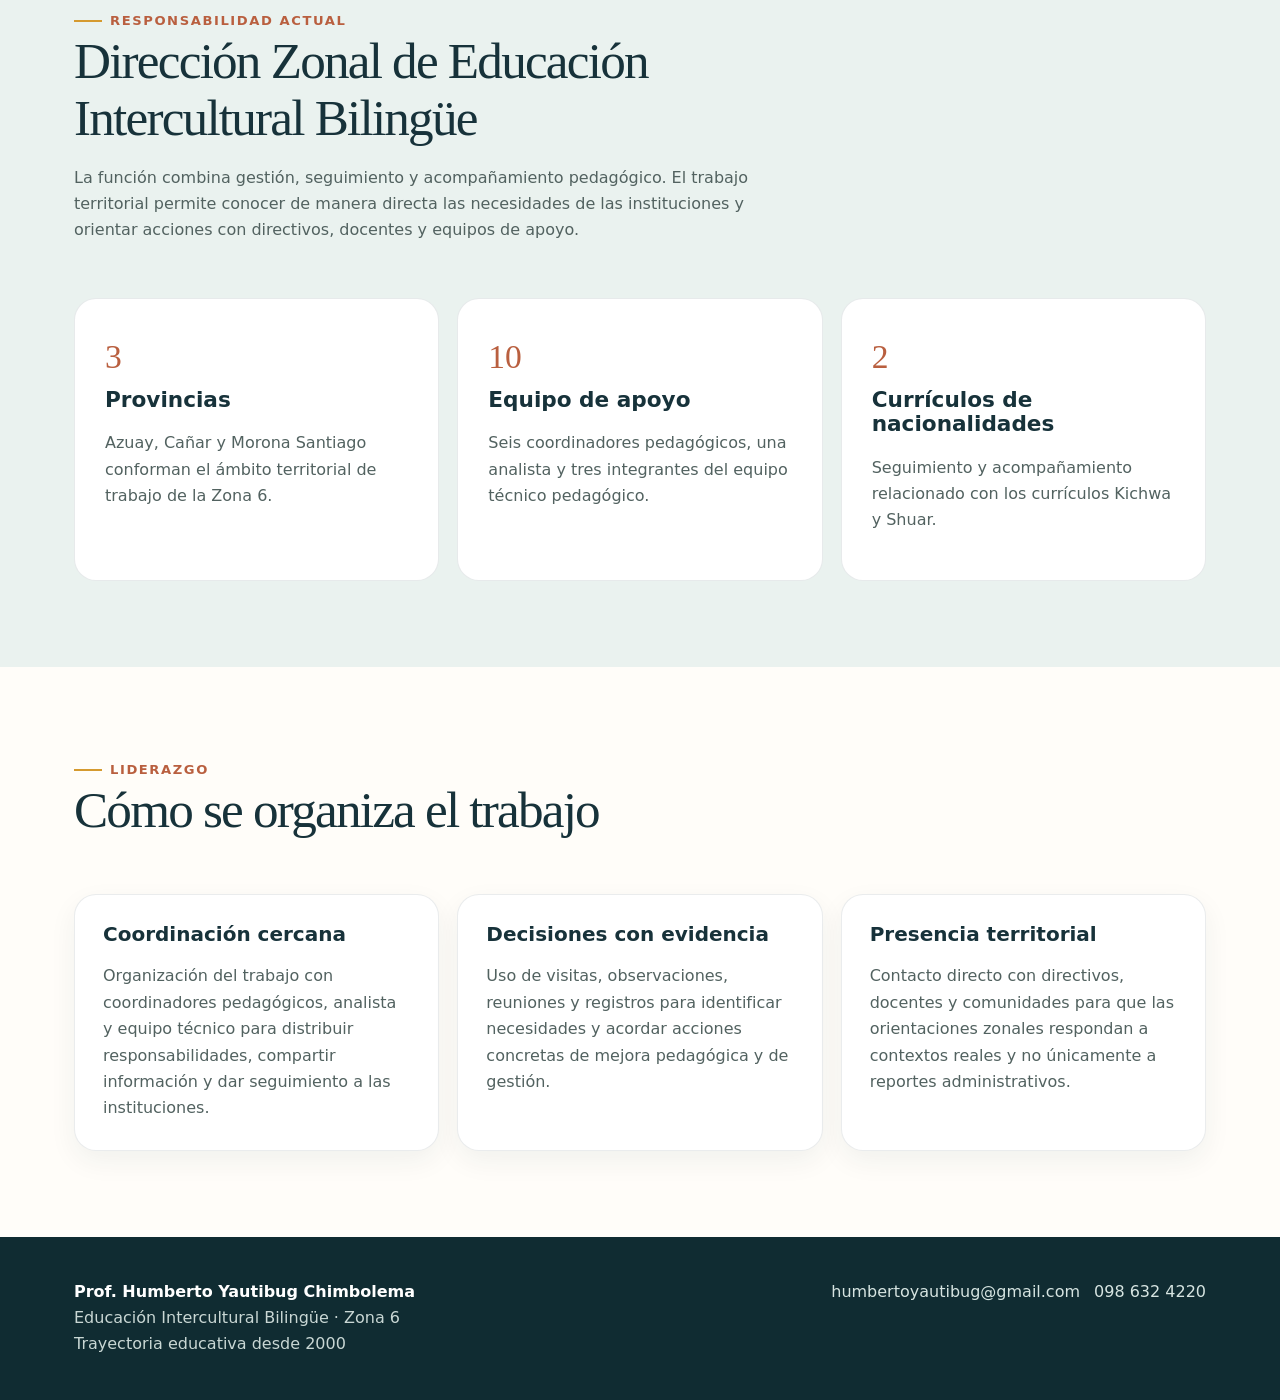
<file: experiencia.html>
<!doctype html><html lang="es"><head><meta charset="utf-8"><meta name="viewport" content="width=device-width,initial-scale=1"><title>Experiencia docente | Humberto Yautibug</title><meta name="description" content="Trayectoria profesional, funciones de dirección y experiencia en Educación Intercultural Bilingüe."><meta name="keywords" content="portafolio docente, educación intercultural bilingüe, EIB, MOSEIB, Humberto Yautibug"><meta name="author" content="Humberto Yautibug Chimbolema"><meta property="og:title" content="Experiencia docente | Humberto Yautibug"><meta property="og:description" content="Trayectoria profesional, funciones de dirección y experiencia en Educación Intercultural Bilingüe."><meta property="og:type" content="website"><meta property="og:image" content="img/humberto-retrato.png"><link rel="icon" href="favicon.ico"><link rel="stylesheet" href="css/site.css"></head><body><a class="skip-link" href="#contenido">Saltar al contenido</a>
<header class="site-header"><div class="nav-wrap"><a class="brand" href="index.html"><span class="brand-mark">HY</span><span>Humberto Yautibug<small>Portafolio digital docente</small></span></a><button class="nav-toggle" aria-expanded="false" aria-label="Abrir menú">☰</button><ul class="nav-links"><li><a href="index.html">Inicio</a></li><li><a href="filosofia.html">Filosofía</a></li><li><a href="experiencia.html" aria-current="page">Experiencia</a></li><li><a href="evidencias.html">Evidencias</a></li><li><a href="materiales.html">Materiales</a></li><li><a href="autoevaluacion.html">Autoevaluación</a></li><li><a href="contacto.html">Contacto</a></li></ul></div></header><main id="contenido">
<section class="subhero"><div class="container"><div class="breadcrumb"><a href="index.html">Inicio</a> / Experiencia docente</div><span class="eyebrow">Narrativa profesional</span><h1>Experiencia y trayectoria</h1><p class="lead">Una trayectoria que transita de la docencia y la dirección institucional hacia el acompañamiento zonal, manteniendo como eje la mejora de la educación intercultural bilingüe.</p></div></section>
<section class="section"><div class="container two-col"><div><span class="eyebrow">Línea de tiempo</span><h2>Hitos profesionales</h2><div class="timeline"><div class="timeline-item"><time>2000–2025</time><h3>Docencia y práctica educativa</h3><p>Desempeño sostenido en educación, con experiencia pedagógica, didáctica y curricular. Durante este periodo también ejerció funciones de dirección en instituciones educativas.</p></div><div class="timeline-item"><time>Trayectoria previa</time><h3>Gestión y liderazgo institucional</h3><p>Experiencia en conducción de procesos educativos, organización institucional, trabajo con equipos docentes y toma de decisiones orientada al cumplimiento de objetivos pedagógicos.</p></div><div class="timeline-item"><time>2025–actualidad</time><h3>Director Zonal de Educación Intercultural Bilingüe – Zona 6</h3><p>Acompaña a instituciones educativas de Azuay, Cañar y Morona Santiago y coordina acciones de gestión y pedagogía en Educación Intercultural Bilingüe.</p></div><div class="timeline-item"><time>Formación actual</time><h3>Maestrante en Gestión Educativa y Liderazgo</h3><p>Profundiza su formación en gestión, liderazgo y mejora institucional para articular experiencia, análisis y toma de decisiones.</p></div></div></div><div><img src="img/evidencia-03.jpg" alt="Comunidad educativa durante una visita institucional" style="border-radius:24px;box-shadow:var(--shadow);margin-bottom:18px"><div class="panel"><h3>Ámbitos de experiencia</h3><p><span class="tag">Pedagogía</span><span class="tag">Didáctica</span><span class="tag">Currículo</span><span class="tag">Gestión educativa</span><span class="tag">Liderazgo</span><span class="tag">Acompañamiento institucional</span></p></div></div></div></section>
<section class="section mist"><div class="container"><div class="section-head"><div class="copy"><span class="eyebrow">Responsabilidad actual</span><h2>Dirección Zonal de Educación Intercultural Bilingüe</h2><p>La función combina gestión, seguimiento y acompañamiento pedagógico. El trabajo territorial permite conocer de manera directa las necesidades de las instituciones y orientar acciones con directivos, docentes y equipos de apoyo.</p></div></div><div class="three-col"><article class="panel"><span class="metric">3</span><h3>Provincias</h3><p>Azuay, Cañar y Morona Santiago conforman el ámbito territorial de trabajo de la Zona 6.</p></article><article class="panel"><span class="metric">10</span><h3>Equipo de apoyo</h3><p>Seis coordinadores pedagógicos, una analista y tres integrantes del equipo técnico pedagógico.</p></article><article class="panel"><span class="metric">2</span><h3>Currículos de nacionalidades</h3><p>Seguimiento y acompañamiento relacionado con los currículos Kichwa y Shuar.</p></article></div></div></section>
<section class="section"><div class="container"><div class="section-head"><div class="copy"><span class="eyebrow">Liderazgo</span><h2>Cómo se organiza el trabajo</h2></div></div><div class="cards"><article class="card"><h3>Coordinación cercana</h3><p>Organización del trabajo con coordinadores pedagógicos, analista y equipo técnico para distribuir responsabilidades, compartir información y dar seguimiento a las instituciones.</p></article><article class="card"><h3>Decisiones con evidencia</h3><p>Uso de visitas, observaciones, reuniones y registros para identificar necesidades y acordar acciones concretas de mejora pedagógica y de gestión.</p></article><article class="card"><h3>Presencia territorial</h3><p>Contacto directo con directivos, docentes y comunidades para que las orientaciones zonales respondan a contextos reales y no únicamente a reportes administrativos.</p></article></div></div></section>
</main><footer><div class="container footer-grid"><div><strong>Prof. Humberto Yautibug Chimbolema</strong><br><span>Educación Intercultural Bilingüe · Zona 6</span><br><span>Trayectoria educativa desde 2000</span></div><div class="footer-links"><a href="mailto:humbertoyautibug@gmail.com">humbertoyautibug@gmail.com</a><a href="tel:+593986324220">098 632 4220</a></div></div></footer><script src="js/site.js"></script></body></html>
</file>
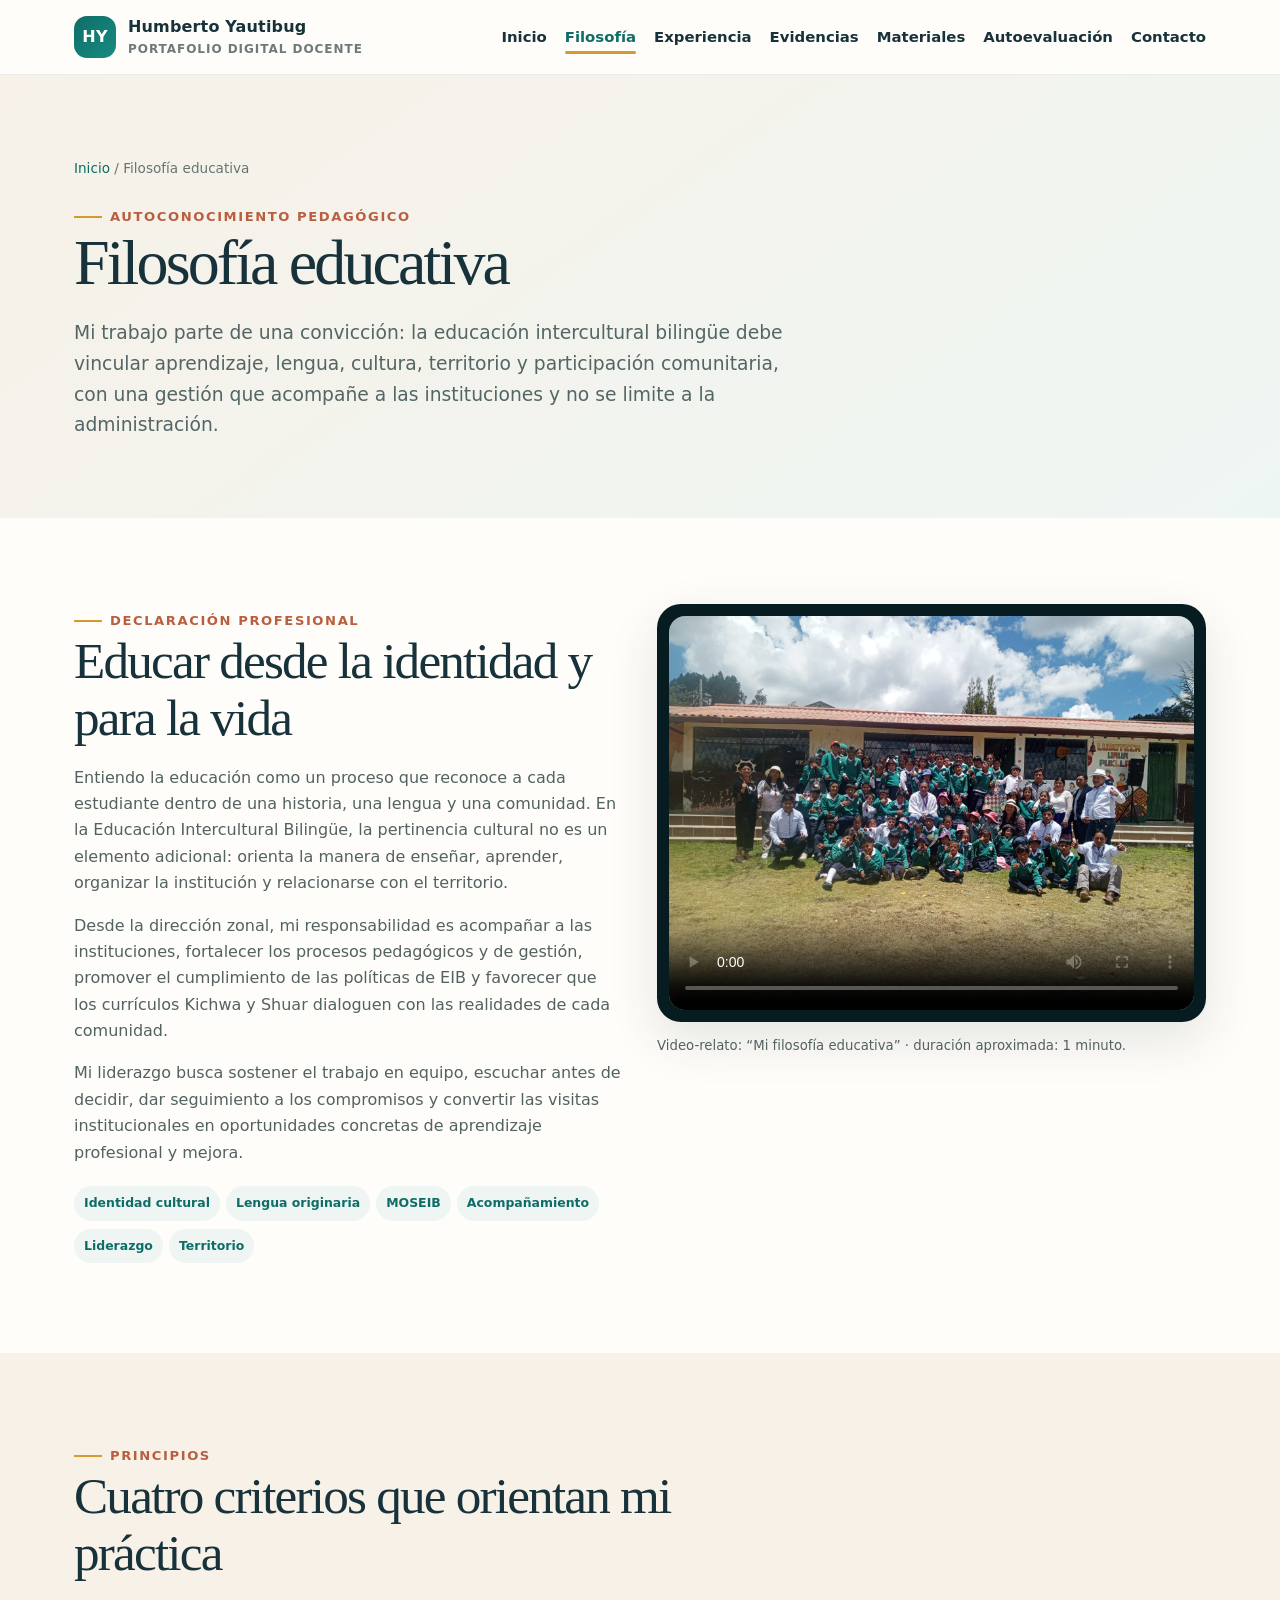
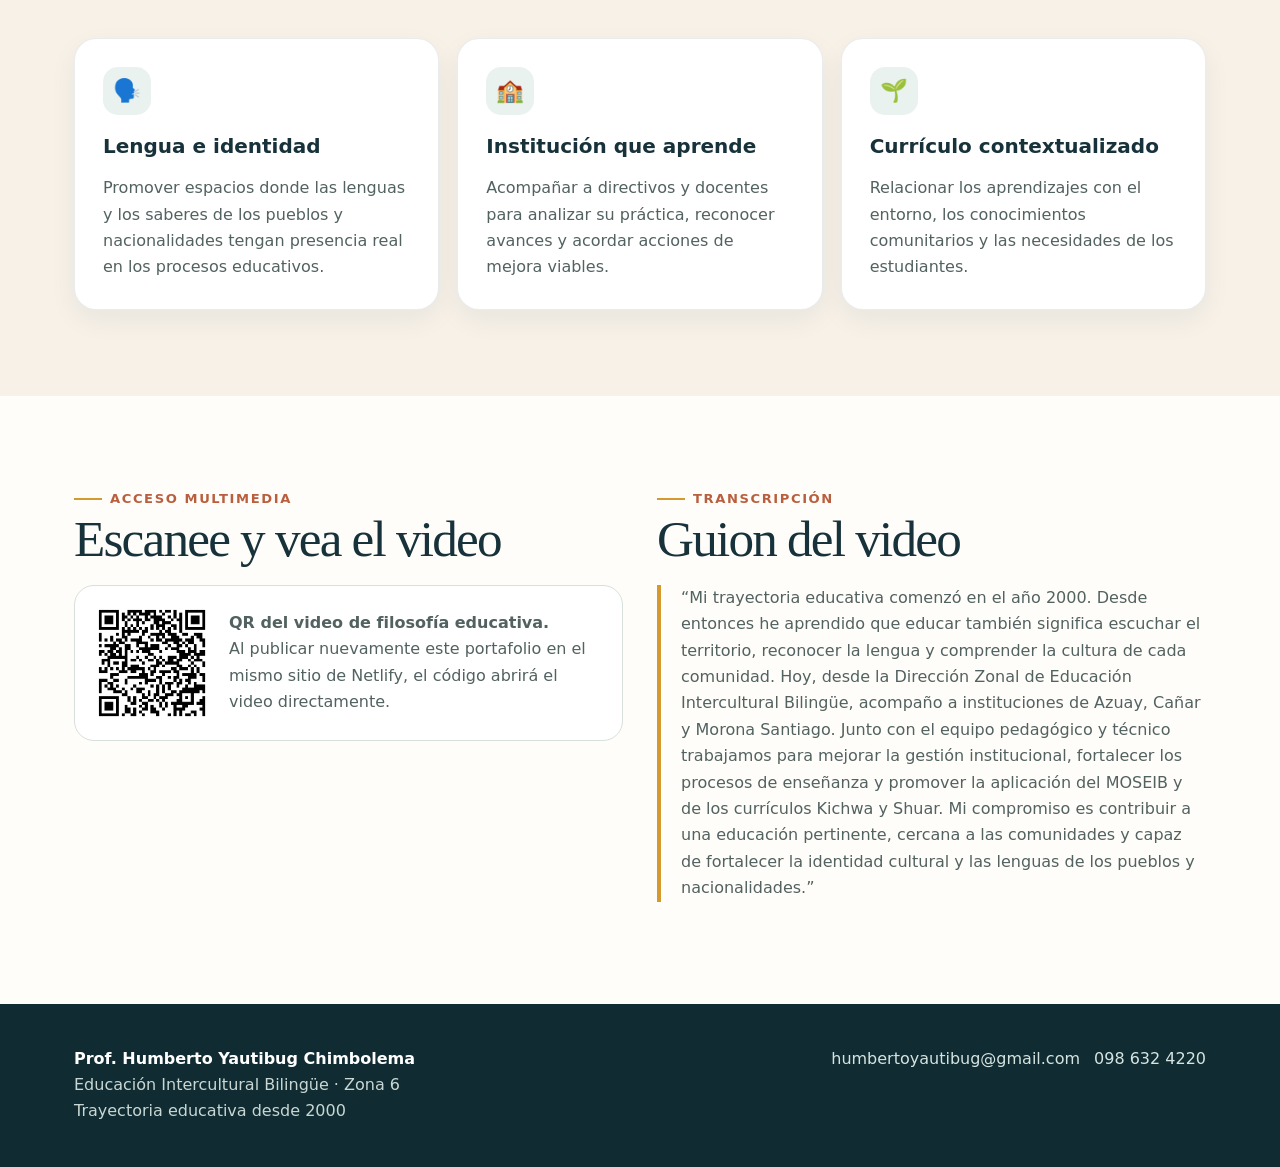
<file: filosofia.html>
<!doctype html><html lang="es"><head><meta charset="utf-8"><meta name="viewport" content="width=device-width,initial-scale=1"><title>Filosofía educativa | Humberto Yautibug</title><meta name="description" content="Filosofía educativa y principios pedagógicos de Humberto Yautibug Chimbolema."><meta name="keywords" content="portafolio docente, educación intercultural bilingüe, EIB, MOSEIB, Humberto Yautibug"><meta name="author" content="Humberto Yautibug Chimbolema"><meta property="og:title" content="Filosofía educativa | Humberto Yautibug"><meta property="og:description" content="Filosofía educativa y principios pedagógicos de Humberto Yautibug Chimbolema."><meta property="og:type" content="website"><meta property="og:image" content="img/humberto-retrato.png"><link rel="icon" href="favicon.ico"><link rel="stylesheet" href="css/site.css"></head><body><a class="skip-link" href="#contenido">Saltar al contenido</a>
<header class="site-header"><div class="nav-wrap"><a class="brand" href="index.html"><span class="brand-mark">HY</span><span>Humberto Yautibug<small>Portafolio digital docente</small></span></a><button class="nav-toggle" aria-expanded="false" aria-label="Abrir menú">☰</button><ul class="nav-links"><li><a href="index.html">Inicio</a></li><li><a href="filosofia.html" aria-current="page">Filosofía</a></li><li><a href="experiencia.html">Experiencia</a></li><li><a href="evidencias.html">Evidencias</a></li><li><a href="materiales.html">Materiales</a></li><li><a href="autoevaluacion.html">Autoevaluación</a></li><li><a href="contacto.html">Contacto</a></li></ul></div></header><main id="contenido">
<section class="subhero"><div class="container"><div class="breadcrumb"><a href="index.html">Inicio</a> / Filosofía educativa</div><span class="eyebrow">Autoconocimiento pedagógico</span><h1>Filosofía educativa</h1><p class="lead">Mi trabajo parte de una convicción: la educación intercultural bilingüe debe vincular aprendizaje, lengua, cultura, territorio y participación comunitaria, con una gestión que acompañe a las instituciones y no se limite a la administración.</p></div></section>
<section class="section"><div class="container two-col"><div><span class="eyebrow">Declaración profesional</span><h2>Educar desde la identidad y para la vida</h2><p>Entiendo la educación como un proceso que reconoce a cada estudiante dentro de una historia, una lengua y una comunidad. En la Educación Intercultural Bilingüe, la pertinencia cultural no es un elemento adicional: orienta la manera de enseñar, aprender, organizar la institución y relacionarse con el territorio.</p><p>Desde la dirección zonal, mi responsabilidad es acompañar a las instituciones, fortalecer los procesos pedagógicos y de gestión, promover el cumplimiento de las políticas de EIB y favorecer que los currículos Kichwa y Shuar dialoguen con las realidades de cada comunidad.</p><p>Mi liderazgo busca sostener el trabajo en equipo, escuchar antes de decidir, dar seguimiento a los compromisos y convertir las visitas institucionales en oportunidades concretas de aprendizaje profesional y mejora.</p><div><span class="tag">Identidad cultural</span><span class="tag">Lengua originaria</span><span class="tag">MOSEIB</span><span class="tag">Acompañamiento</span><span class="tag">Liderazgo</span><span class="tag">Territorio</span></div></div><div><div class="video-wrap"><video controls preload="metadata" poster="img/evidencia-04.jpg"><source src="media/video-filosofia.mp4" type="video/mp4">Su navegador no puede reproducir el video.</video></div><p class="micro">Video-relato: “Mi filosofía educativa” · duración aproximada: 1 minuto.</p></div></div></section>
<section class="section alt"><div class="container"><div class="section-head"><div class="copy"><span class="eyebrow">Principios</span><h2>Cuatro criterios que orientan mi práctica</h2></div></div><div class="cards"><article class="card"><div class="icon">🗣️</div><h3>Lengua e identidad</h3><p>Promover espacios donde las lenguas y los saberes de los pueblos y nacionalidades tengan presencia real en los procesos educativos.</p></article><article class="card"><div class="icon">🏫</div><h3>Institución que aprende</h3><p>Acompañar a directivos y docentes para analizar su práctica, reconocer avances y acordar acciones de mejora viables.</p></article><article class="card"><div class="icon">🌱</div><h3>Currículo contextualizado</h3><p>Relacionar los aprendizajes con el entorno, los conocimientos comunitarios y las necesidades de los estudiantes.</p></article></div></div></section>
<section class="section"><div class="container two-col"><div><span class="eyebrow">Acceso multimedia</span><h2>Escanee y vea el video</h2><div class="qr-card"><img src="img/qr-video-filosofia.png" alt="Código QR para abrir el video de filosofía educativa"><p><strong>QR del video de filosofía educativa.</strong><br>Al publicar nuevamente este portafolio en el mismo sitio de Netlify, el código abrirá el video directamente.</p></div></div><div><span class="eyebrow">Transcripción</span><h2>Guion del video</h2><p class="transcript">“Mi trayectoria educativa comenzó en el año 2000. Desde entonces he aprendido que educar también significa escuchar el territorio, reconocer la lengua y comprender la cultura de cada comunidad. Hoy, desde la Dirección Zonal de Educación Intercultural Bilingüe, acompaño a instituciones de Azuay, Cañar y Morona Santiago. Junto con el equipo pedagógico y técnico trabajamos para mejorar la gestión institucional, fortalecer los procesos de enseñanza y promover la aplicación del MOSEIB y de los currículos Kichwa y Shuar. Mi compromiso es contribuir a una educación pertinente, cercana a las comunidades y capaz de fortalecer la identidad cultural y las lenguas de los pueblos y nacionalidades.”</p></div></div></section>
</main><footer><div class="container footer-grid"><div><strong>Prof. Humberto Yautibug Chimbolema</strong><br><span>Educación Intercultural Bilingüe · Zona 6</span><br><span>Trayectoria educativa desde 2000</span></div><div class="footer-links"><a href="mailto:humbertoyautibug@gmail.com">humbertoyautibug@gmail.com</a><a href="tel:+593986324220">098 632 4220</a></div></div></footer><script src="js/site.js"></script></body></html>
</file>
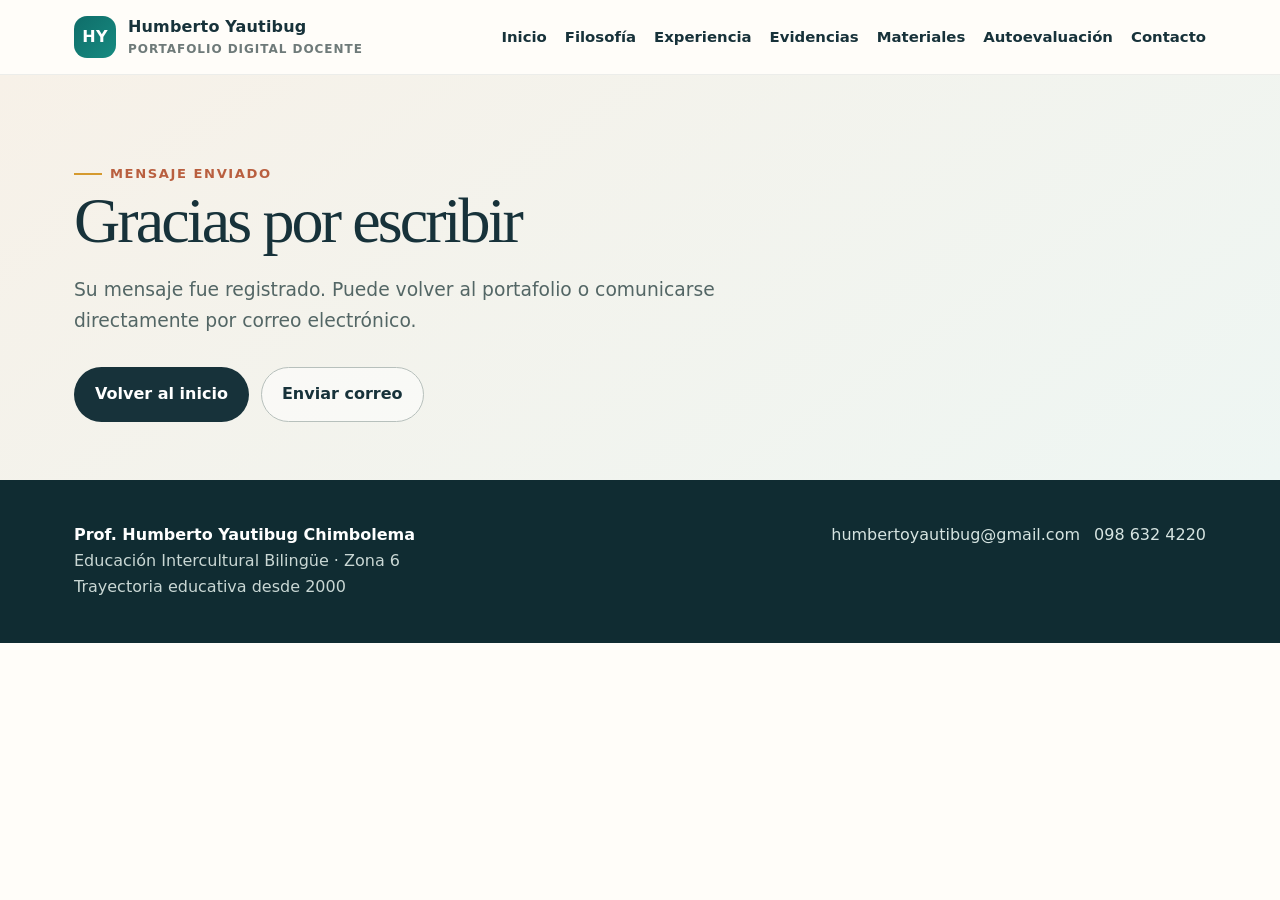
<file: gracias.html>
<!doctype html><html lang="es"><head><meta charset="utf-8"><meta name="viewport" content="width=device-width,initial-scale=1"><title>Gracias | Humberto Yautibug</title><meta name="description" content="Confirmación del formulario de contacto."><meta name="keywords" content="portafolio docente, educación intercultural bilingüe, EIB, MOSEIB, Humberto Yautibug"><meta name="author" content="Humberto Yautibug Chimbolema"><meta property="og:title" content="Gracias | Humberto Yautibug"><meta property="og:description" content="Confirmación del formulario de contacto."><meta property="og:type" content="website"><meta property="og:image" content="img/humberto-retrato.png"><link rel="icon" href="favicon.ico"><link rel="stylesheet" href="css/site.css"></head><body><a class="skip-link" href="#contenido">Saltar al contenido</a>
<header class="site-header"><div class="nav-wrap"><a class="brand" href="index.html"><span class="brand-mark">HY</span><span>Humberto Yautibug<small>Portafolio digital docente</small></span></a><button class="nav-toggle" aria-expanded="false" aria-label="Abrir menú">☰</button><ul class="nav-links"><li><a href="index.html">Inicio</a></li><li><a href="filosofia.html">Filosofía</a></li><li><a href="experiencia.html">Experiencia</a></li><li><a href="evidencias.html">Evidencias</a></li><li><a href="materiales.html">Materiales</a></li><li><a href="autoevaluacion.html">Autoevaluación</a></li><li><a href="contacto.html">Contacto</a></li></ul></div></header><main id="contenido"><section class="subhero"><div class="container"><span class="eyebrow">Mensaje enviado</span><h1>Gracias por escribir</h1><p class="lead">Su mensaje fue registrado. Puede volver al portafolio o comunicarse directamente por correo electrónico.</p><div class="hero-actions"><a class="btn btn-primary" href="index.html">Volver al inicio</a><a class="btn btn-secondary" href="mailto:humbertoyautibug@gmail.com">Enviar correo</a></div></div></section></main><footer><div class="container footer-grid"><div><strong>Prof. Humberto Yautibug Chimbolema</strong><br><span>Educación Intercultural Bilingüe · Zona 6</span><br><span>Trayectoria educativa desde 2000</span></div><div class="footer-links"><a href="mailto:humbertoyautibug@gmail.com">humbertoyautibug@gmail.com</a><a href="tel:+593986324220">098 632 4220</a></div></div></footer><script src="js/site.js"></script></body></html>
</file>
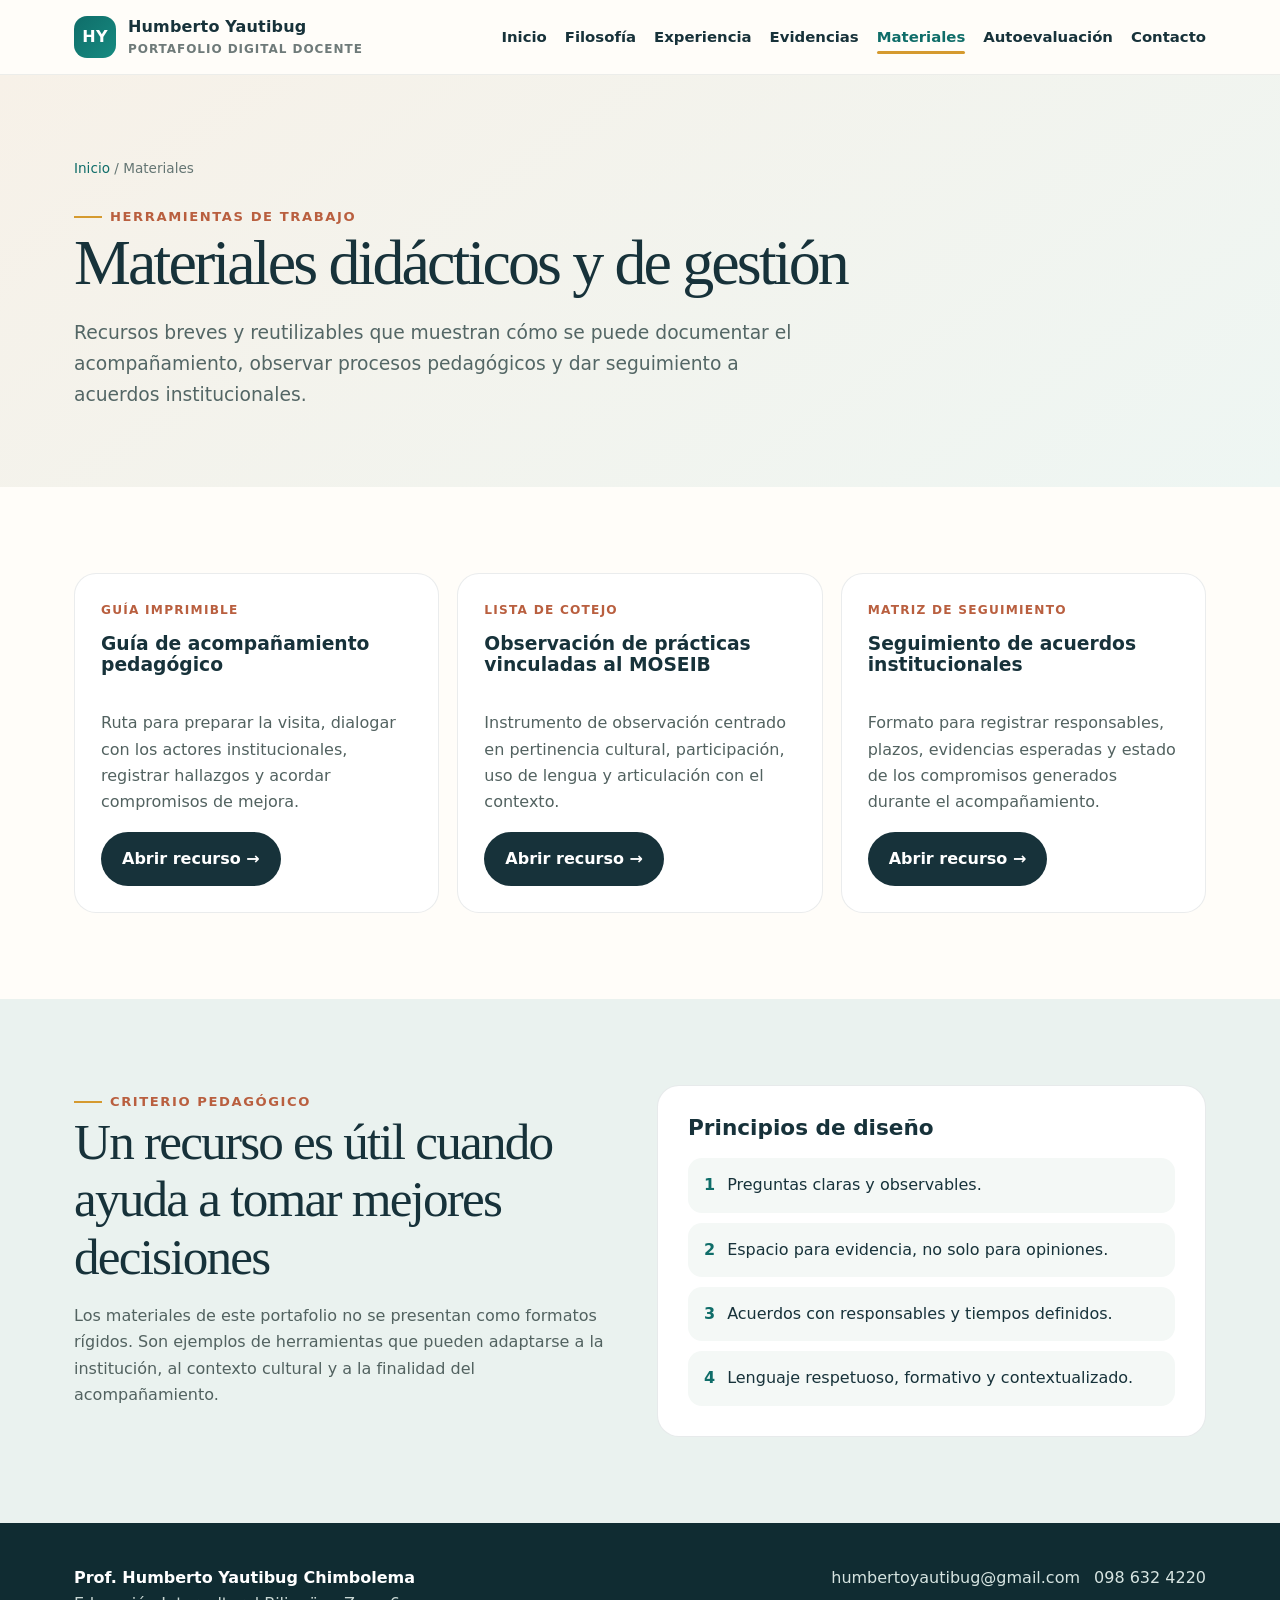
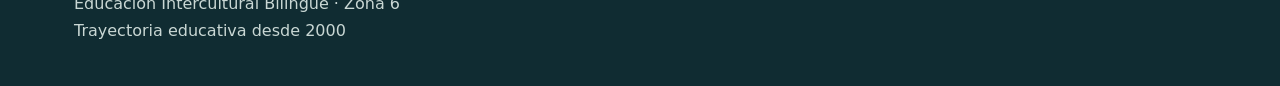
<file: materiales.html>
<!doctype html><html lang="es"><head><meta charset="utf-8"><meta name="viewport" content="width=device-width,initial-scale=1"><title>Materiales | Humberto Yautibug</title><meta name="description" content="Materiales didácticos y herramientas de gestión para acompañamiento pedagógico en Educación Intercultural Bilingüe."><meta name="keywords" content="portafolio docente, educación intercultural bilingüe, EIB, MOSEIB, Humberto Yautibug"><meta name="author" content="Humberto Yautibug Chimbolema"><meta property="og:title" content="Materiales | Humberto Yautibug"><meta property="og:description" content="Materiales didácticos y herramientas de gestión para acompañamiento pedagógico en Educación Intercultural Bilingüe."><meta property="og:type" content="website"><meta property="og:image" content="img/humberto-retrato.png"><link rel="icon" href="favicon.ico"><link rel="stylesheet" href="css/site.css"></head><body><a class="skip-link" href="#contenido">Saltar al contenido</a>
<header class="site-header"><div class="nav-wrap"><a class="brand" href="index.html"><span class="brand-mark">HY</span><span>Humberto Yautibug<small>Portafolio digital docente</small></span></a><button class="nav-toggle" aria-expanded="false" aria-label="Abrir menú">☰</button><ul class="nav-links"><li><a href="index.html">Inicio</a></li><li><a href="filosofia.html">Filosofía</a></li><li><a href="experiencia.html">Experiencia</a></li><li><a href="evidencias.html">Evidencias</a></li><li><a href="materiales.html" aria-current="page">Materiales</a></li><li><a href="autoevaluacion.html">Autoevaluación</a></li><li><a href="contacto.html">Contacto</a></li></ul></div></header><main id="contenido">
<section class="subhero"><div class="container"><div class="breadcrumb"><a href="index.html">Inicio</a> / Materiales</div><span class="eyebrow">Herramientas de trabajo</span><h1>Materiales didácticos y de gestión</h1><p class="lead">Recursos breves y reutilizables que muestran cómo se puede documentar el acompañamiento, observar procesos pedagógicos y dar seguimiento a acuerdos institucionales.</p></div></section>
<section class="section"><div class="container"><div class="resource-list"><article class="resource"><span class="type">Guía imprimible</span><h3>Guía de acompañamiento pedagógico</h3><p>Ruta para preparar la visita, dialogar con los actores institucionales, registrar hallazgos y acordar compromisos de mejora.</p><a class="btn btn-primary" href="recursos/guia-acompanamiento.html">Abrir recurso →</a></article><article class="resource"><span class="type">Lista de cotejo</span><h3>Observación de prácticas vinculadas al MOSEIB</h3><p>Instrumento de observación centrado en pertinencia cultural, participación, uso de lengua y articulación con el contexto.</p><a class="btn btn-primary" href="recursos/ficha-observacion.html">Abrir recurso →</a></article><article class="resource"><span class="type">Matriz de seguimiento</span><h3>Seguimiento de acuerdos institucionales</h3><p>Formato para registrar responsables, plazos, evidencias esperadas y estado de los compromisos generados durante el acompañamiento.</p><a class="btn btn-primary" href="recursos/matriz-seguimiento.html">Abrir recurso →</a></article></div></div></section>
<section class="section mist"><div class="container two-col"><div><span class="eyebrow">Criterio pedagógico</span><h2>Un recurso es útil cuando ayuda a tomar mejores decisiones</h2><p>Los materiales de este portafolio no se presentan como formatos rígidos. Son ejemplos de herramientas que pueden adaptarse a la institución, al contexto cultural y a la finalidad del acompañamiento.</p></div><div class="panel"><h3>Principios de diseño</h3><div class="checklist"><div class="check"><b>1</b><span>Preguntas claras y observables.</span></div><div class="check"><b>2</b><span>Espacio para evidencia, no solo para opiniones.</span></div><div class="check"><b>3</b><span>Acuerdos con responsables y tiempos definidos.</span></div><div class="check"><b>4</b><span>Lenguaje respetuoso, formativo y contextualizado.</span></div></div></div></div></section>
</main><footer><div class="container footer-grid"><div><strong>Prof. Humberto Yautibug Chimbolema</strong><br><span>Educación Intercultural Bilingüe · Zona 6</span><br><span>Trayectoria educativa desde 2000</span></div><div class="footer-links"><a href="mailto:humbertoyautibug@gmail.com">humbertoyautibug@gmail.com</a><a href="tel:+593986324220">098 632 4220</a></div></div></footer><script src="js/site.js"></script></body></html>
</file>
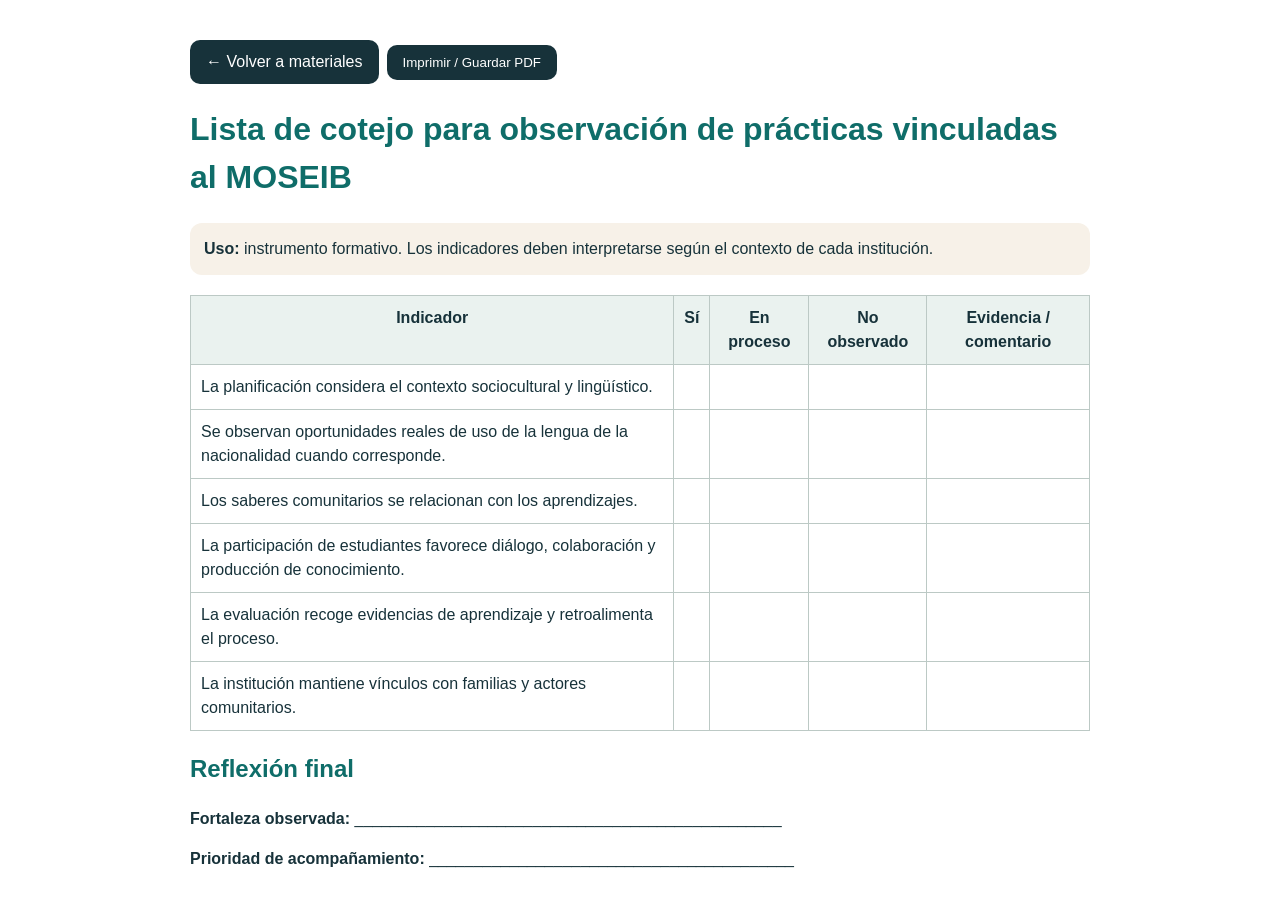
<file: recursos/ficha-observacion.html>
<!doctype html><html lang="es"><head><meta charset="utf-8"><meta name="viewport" content="width=device-width,initial-scale=1"><title>Lista de cotejo MOSEIB</title><style>body{font-family:Arial,sans-serif;max-width:900px;margin:40px auto;padding:0 24px;color:#17323a;line-height:1.5}h1,h2{color:#0f6d69}table{width:100%;border-collapse:collapse;margin:20px 0}th,td{border:1px solid #bcc9c5;padding:10px;vertical-align:top}th{background:#eaf2ef}button,a.btn{display:inline-block;background:#17323a;color:white;padding:10px 16px;border:0;border-radius:10px;text-decoration:none;margin-right:8px}.meta{background:#f7f1e8;padding:14px;border-radius:12px}@media print{button,.no-print{display:none}body{margin:0;max-width:none}}</style></head><body><div class="no-print"><a class="btn" href="../materiales.html">← Volver a materiales</a><button onclick="window.print()">Imprimir / Guardar PDF</button></div><h1>Lista de cotejo para observación de prácticas vinculadas al MOSEIB</h1><div class="meta"><strong>Uso:</strong> instrumento formativo. Los indicadores deben interpretarse según el contexto de cada institución.</div><table><tr><th>Indicador</th><th>Sí</th><th>En proceso</th><th>No observado</th><th>Evidencia / comentario</th></tr><tr><td>La planificación considera el contexto sociocultural y lingüístico.</td><td></td><td></td><td></td><td></td></tr><tr><td>Se observan oportunidades reales de uso de la lengua de la nacionalidad cuando corresponde.</td><td></td><td></td><td></td><td></td></tr><tr><td>Los saberes comunitarios se relacionan con los aprendizajes.</td><td></td><td></td><td></td><td></td></tr><tr><td>La participación de estudiantes favorece diálogo, colaboración y producción de conocimiento.</td><td></td><td></td><td></td><td></td></tr><tr><td>La evaluación recoge evidencias de aprendizaje y retroalimenta el proceso.</td><td></td><td></td><td></td><td></td></tr><tr><td>La institución mantiene vínculos con familias y actores comunitarios.</td><td></td><td></td><td></td><td></td></tr></table><h2>Reflexión final</h2><p><strong>Fortaleza observada:</strong> ________________________________________________</p><p><strong>Prioridad de acompañamiento:</strong> _________________________________________</p></body></html>
</file>
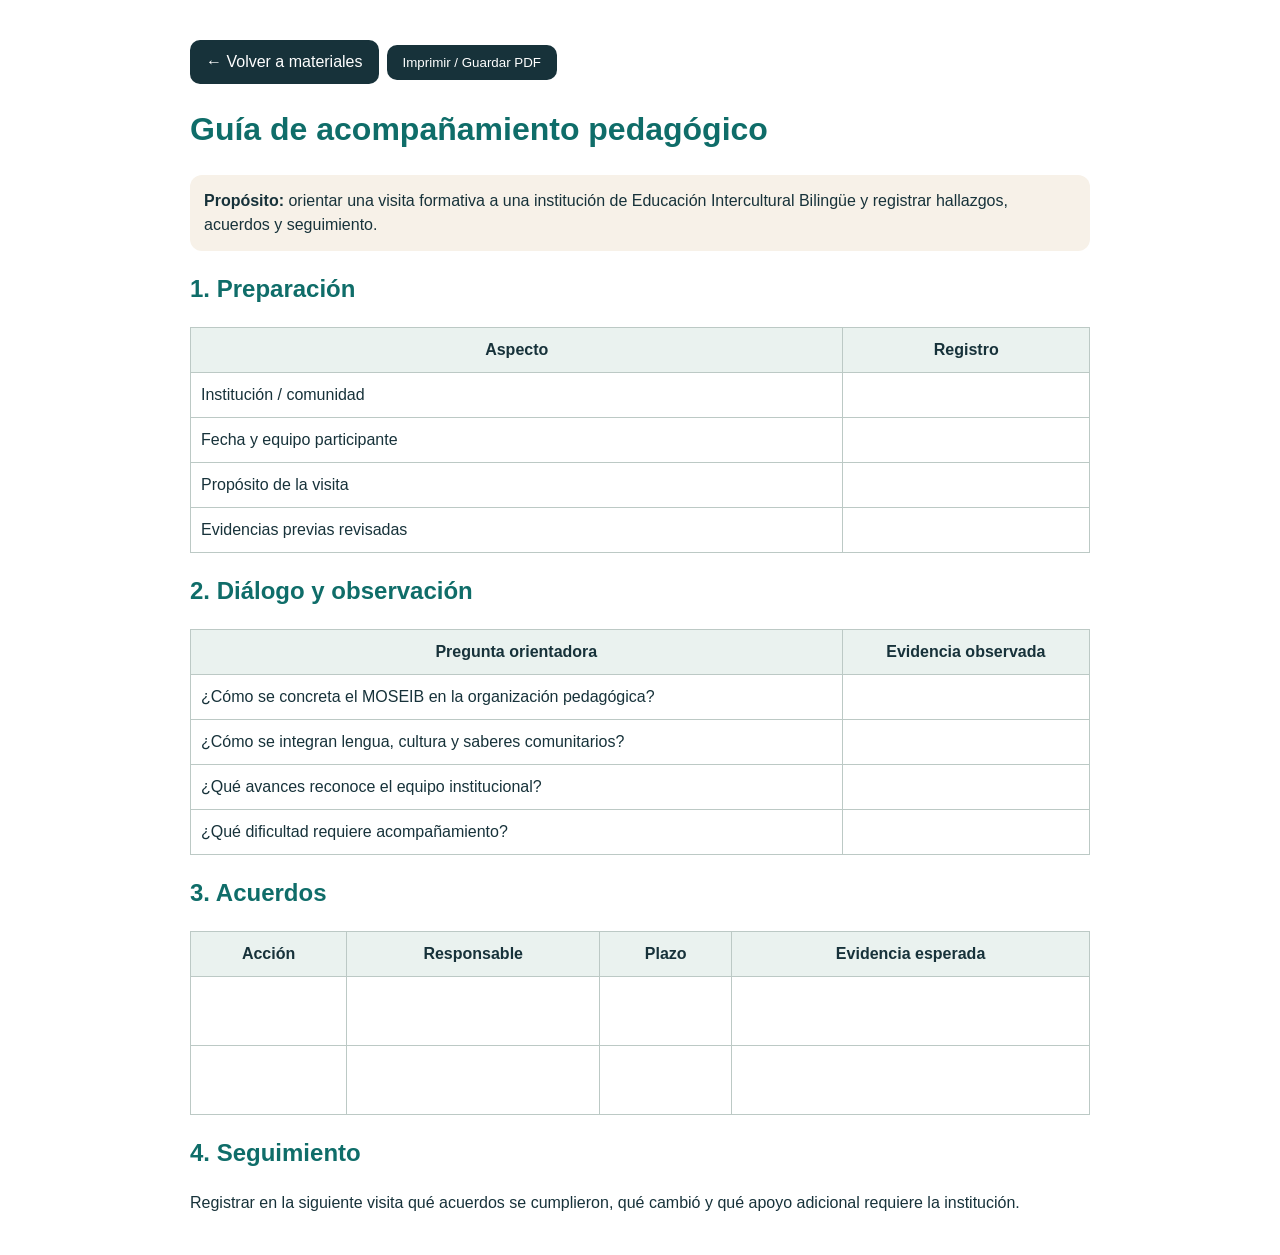
<file: recursos/guia-acompanamiento.html>
<!doctype html><html lang="es"><head><meta charset="utf-8"><meta name="viewport" content="width=device-width,initial-scale=1"><title>Guía de acompañamiento pedagógico</title><style>body{font-family:Arial,sans-serif;max-width:900px;margin:40px auto;padding:0 24px;color:#17323a;line-height:1.5}h1,h2{color:#0f6d69}table{width:100%;border-collapse:collapse;margin:20px 0}th,td{border:1px solid #bcc9c5;padding:10px;vertical-align:top}th{background:#eaf2ef}button,a.btn{display:inline-block;background:#17323a;color:white;padding:10px 16px;border:0;border-radius:10px;text-decoration:none;margin-right:8px}.meta{background:#f7f1e8;padding:14px;border-radius:12px}@media print{button,.no-print{display:none}body{margin:0;max-width:none}}</style></head><body><div class="no-print"><a class="btn" href="../materiales.html">← Volver a materiales</a><button onclick="window.print()">Imprimir / Guardar PDF</button></div><h1>Guía de acompañamiento pedagógico</h1><div class="meta"><strong>Propósito:</strong> orientar una visita formativa a una institución de Educación Intercultural Bilingüe y registrar hallazgos, acuerdos y seguimiento.</div><h2>1. Preparación</h2><table><tr><th>Aspecto</th><th>Registro</th></tr><tr><td>Institución / comunidad</td><td></td></tr><tr><td>Fecha y equipo participante</td><td></td></tr><tr><td>Propósito de la visita</td><td></td></tr><tr><td>Evidencias previas revisadas</td><td></td></tr></table><h2>2. Diálogo y observación</h2><table><tr><th>Pregunta orientadora</th><th>Evidencia observada</th></tr><tr><td>¿Cómo se concreta el MOSEIB en la organización pedagógica?</td><td></td></tr><tr><td>¿Cómo se integran lengua, cultura y saberes comunitarios?</td><td></td></tr><tr><td>¿Qué avances reconoce el equipo institucional?</td><td></td></tr><tr><td>¿Qué dificultad requiere acompañamiento?</td><td></td></tr></table><h2>3. Acuerdos</h2><table><tr><th>Acción</th><th>Responsable</th><th>Plazo</th><th>Evidencia esperada</th></tr><tr><td><br><br></td><td></td><td></td><td></td></tr><tr><td><br><br></td><td></td><td></td><td></td></tr></table><h2>4. Seguimiento</h2><p>Registrar en la siguiente visita qué acuerdos se cumplieron, qué cambió y qué apoyo adicional requiere la institución.</p></body></html>
</file>
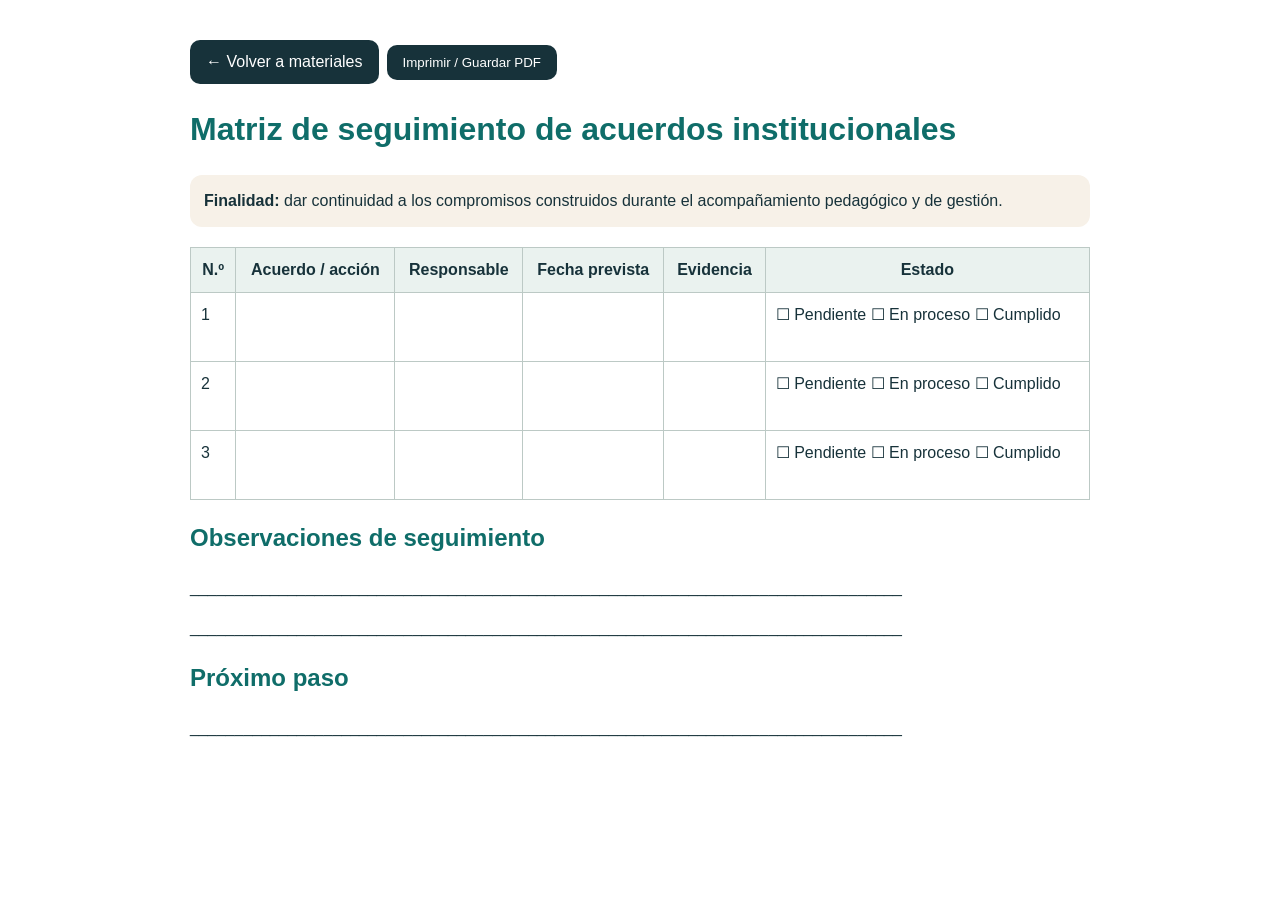
<file: recursos/matriz-seguimiento.html>
<!doctype html><html lang="es"><head><meta charset="utf-8"><meta name="viewport" content="width=device-width,initial-scale=1"><title>Matriz de seguimiento</title><style>body{font-family:Arial,sans-serif;max-width:900px;margin:40px auto;padding:0 24px;color:#17323a;line-height:1.5}h1,h2{color:#0f6d69}table{width:100%;border-collapse:collapse;margin:20px 0}th,td{border:1px solid #bcc9c5;padding:10px;vertical-align:top}th{background:#eaf2ef}button,a.btn{display:inline-block;background:#17323a;color:white;padding:10px 16px;border:0;border-radius:10px;text-decoration:none;margin-right:8px}.meta{background:#f7f1e8;padding:14px;border-radius:12px}@media print{button,.no-print{display:none}body{margin:0;max-width:none}}</style></head><body><div class="no-print"><a class="btn" href="../materiales.html">← Volver a materiales</a><button onclick="window.print()">Imprimir / Guardar PDF</button></div><h1>Matriz de seguimiento de acuerdos institucionales</h1><div class="meta"><strong>Finalidad:</strong> dar continuidad a los compromisos construidos durante el acompañamiento pedagógico y de gestión.</div><table><tr><th>N.º</th><th>Acuerdo / acción</th><th>Responsable</th><th>Fecha prevista</th><th>Evidencia</th><th>Estado</th></tr><tr><td>1</td><td><br><br></td><td></td><td></td><td></td><td>☐ Pendiente ☐ En proceso ☐ Cumplido</td></tr><tr><td>2</td><td><br><br></td><td></td><td></td><td></td><td>☐ Pendiente ☐ En proceso ☐ Cumplido</td></tr><tr><td>3</td><td><br><br></td><td></td><td></td><td></td><td>☐ Pendiente ☐ En proceso ☐ Cumplido</td></tr></table><h2>Observaciones de seguimiento</h2><p>________________________________________________________________________________</p><p>________________________________________________________________________________</p><h2>Próximo paso</h2><p>________________________________________________________________________________</p></body></html>
</file>
<file: css/site.css>
:root{
  --ink:#17323a; --ink-2:#29474d; --teal:#0f6d69; --teal-2:#178b81;
  --gold:#d59a2f; --terracotta:#b95f3f; --cream:#f7f1e8; --paper:#fffdf9;
  --mist:#eaf2ef; --line:#d8e0dc; --white:#fff; --shadow:0 18px 50px rgba(23,50,58,.12);
  --radius:22px; --max:1180px;
}
*{box-sizing:border-box} html{scroll-behavior:smooth} body{margin:0;font-family:Inter,ui-sans-serif,system-ui,-apple-system,BlinkMacSystemFont,"Segoe UI",sans-serif;color:var(--ink);background:var(--paper);line-height:1.65}
a{color:var(--teal);text-decoration:none} a:hover{text-decoration:underline} img{max-width:100%;display:block}
.skip-link{position:absolute;left:-9999px;top:auto}.skip-link:focus{left:16px;top:16px;background:#fff;padding:10px 14px;z-index:9999;border-radius:10px;box-shadow:var(--shadow)}
.site-header{position:sticky;top:0;z-index:1000;background:rgba(255,253,249,.94);backdrop-filter:blur(16px);border-bottom:1px solid rgba(23,50,58,.08)}
.nav-wrap{max-width:var(--max);margin:auto;padding:14px 24px;display:flex;align-items:center;justify-content:space-between;gap:18px}.brand{display:flex;align-items:center;gap:12px;color:var(--ink);font-weight:800;letter-spacing:.01em}.brand-mark{width:42px;height:42px;border-radius:13px;display:grid;place-items:center;background:linear-gradient(135deg,var(--teal),var(--teal-2));color:#fff;font-weight:900}.brand small{display:block;font-size:.75rem;font-weight:600;color:#6e7a79;letter-spacing:.08em;text-transform:uppercase}.nav-toggle{display:none;border:0;background:var(--mist);border-radius:12px;padding:9px 12px;font-size:1.2rem}.nav-links{display:flex;align-items:center;gap:18px;list-style:none;margin:0;padding:0}.nav-links a{color:var(--ink);font-weight:650;font-size:.93rem}.nav-links a[aria-current="page"]{color:var(--teal);position:relative}.nav-links a[aria-current="page"]:after{content:"";position:absolute;left:0;right:0;bottom:-8px;height:3px;border-radius:3px;background:var(--gold)}
main{overflow:hidden}.container{max-width:var(--max);margin:auto;padding:0 24px}.hero{background:linear-gradient(145deg,#f5eee2 0%,#f8f4ec 60%,#e7f2ef 100%);position:relative}.hero:before{content:"";position:absolute;width:520px;height:520px;border-radius:50%;background:radial-gradient(circle,rgba(213,154,47,.18),transparent 65%);right:-180px;top:-180px}.hero-grid{min-height:690px;display:grid;grid-template-columns:1.18fr .82fr;gap:64px;align-items:center;padding-top:68px;padding-bottom:68px;position:relative}.eyebrow{display:inline-flex;gap:8px;align-items:center;font-weight:800;letter-spacing:.12em;text-transform:uppercase;color:var(--terracotta);font-size:.82rem}.eyebrow:before{content:"";width:28px;height:2px;background:var(--gold)}h1,h2,h3{line-height:1.12;margin:0 0 18px}h1{font-family:Georgia,"Times New Roman",serif;font-size:clamp(3rem,6vw,5.7rem);font-weight:500;letter-spacing:-.045em}h1 em{color:var(--terracotta);font-weight:500}.lead{font-size:1.17rem;color:#536665;max-width:720px}.hero-actions{display:flex;flex-wrap:wrap;gap:12px;margin-top:30px}.btn{display:inline-flex;align-items:center;justify-content:center;gap:10px;padding:13px 20px;border-radius:999px;font-weight:800;border:1px solid transparent;transition:.2s ease}.btn:hover{text-decoration:none;transform:translateY(-1px)}.btn-primary{background:var(--ink);color:white}.btn-secondary{border-color:#b7c0bc;color:var(--ink);background:rgba(255,255,255,.55)}.portrait-card{position:relative;max-width:430px;margin:auto}.portrait-shell{border-radius:42% 42% 22px 22px;overflow:hidden;box-shadow:var(--shadow);background:#ddd;aspect-ratio:4/5}.portrait-shell img{width:100%;height:100%;object-fit:cover}.portrait-note{position:absolute;left:-40px;bottom:28px;background:#fff;padding:18px 20px;border-radius:18px;box-shadow:var(--shadow);max-width:250px}.portrait-note strong{display:block;color:var(--teal);font-size:1.1rem}.portrait-note span{font-size:.88rem;color:#667472}.kicker-bar{background:var(--ink);color:white}.kicker-grid{max-width:var(--max);margin:auto;padding:22px 24px;display:grid;grid-template-columns:repeat(4,1fr);gap:18px}.kicker-item{border-left:1px solid rgba(255,255,255,.22);padding-left:18px}.kicker-item:first-child{border-left:0;padding-left:0}.kicker-item b{display:block;font-size:1.07rem}.kicker-item span{font-size:.85rem;color:#cbd7d5}
.section{padding:86px 0}.section.alt{background:var(--cream)}.section.mist{background:var(--mist)}.section-head{display:flex;justify-content:space-between;gap:40px;align-items:end;margin-bottom:38px}.section-head .copy{max-width:720px}.section h2{font-family:Georgia,"Times New Roman",serif;font-size:clamp(2.3rem,4vw,4.2rem);font-weight:500;letter-spacing:-.035em}.section p{color:#526260}.cards{display:grid;grid-template-columns:repeat(3,1fr);gap:18px}.card{background:#fff;border:1px solid rgba(23,50,58,.09);border-radius:var(--radius);padding:28px;box-shadow:0 10px 28px rgba(23,50,58,.06)}.card .icon{width:48px;height:48px;border-radius:15px;display:grid;place-items:center;background:var(--mist);font-size:1.4rem;margin-bottom:20px}.card h3{font-size:1.25rem}.card p{margin-bottom:0}.metric{font-family:Georgia,"Times New Roman",serif;font-size:2.1rem;color:var(--terracotta);display:block;margin-bottom:4px}.micro{font-size:.83rem;color:#74817f}.tag{display:inline-flex;align-items:center;padding:7px 10px;border-radius:999px;background:#eef5f2;color:var(--teal);font-size:.78rem;font-weight:800;margin:4px 6px 4px 0}.quote{font-family:Georgia,"Times New Roman",serif;font-size:clamp(1.7rem,3vw,3rem);line-height:1.35;color:var(--ink);max-width:960px}.quote small{display:block;font-family:Inter,system-ui,sans-serif;font-size:.9rem;color:#6c7876;margin-top:18px}
.gallery{display:grid;grid-template-columns:repeat(12,1fr);grid-auto-rows:220px;gap:14px}.gallery figure{margin:0;position:relative;border-radius:20px;overflow:hidden;background:#d9ddd9}.gallery figure:nth-child(1){grid-column:span 7;grid-row:span 2}.gallery figure:nth-child(2){grid-column:span 5}.gallery figure:nth-child(3){grid-column:span 5}.gallery figure:nth-child(4),.gallery figure:nth-child(5),.gallery figure:nth-child(6){grid-column:span 4}.gallery img{width:100%;height:100%;object-fit:cover;transition:transform .35s ease}.gallery figure:hover img{transform:scale(1.02)}.gallery figcaption{position:absolute;left:0;right:0;bottom:0;padding:38px 18px 16px;background:linear-gradient(transparent,rgba(9,25,28,.82));color:#fff;font-weight:700;font-size:.9rem}
.subhero{padding:82px 0 58px;background:linear-gradient(145deg,var(--cream),#eef6f3)}.subhero h1{font-size:clamp(3rem,5vw,5.1rem)}.breadcrumb{font-size:.85rem;color:#647573;margin-bottom:20px}.two-col{display:grid;grid-template-columns:1fr 1fr;gap:34px}.three-col{display:grid;grid-template-columns:repeat(3,1fr);gap:18px}.panel{background:#fff;border-radius:var(--radius);padding:30px;border:1px solid rgba(23,50,58,.1)}.panel h3{font-size:1.35rem}.timeline{position:relative;padding-left:32px}.timeline:before{content:"";position:absolute;left:8px;top:8px;bottom:8px;width:2px;background:#cbdad5}.timeline-item{position:relative;padding:0 0 30px}.timeline-item:before{content:"";position:absolute;left:-30px;top:5px;width:14px;height:14px;border-radius:50%;background:var(--gold);border:3px solid #fff;box-shadow:0 0 0 2px var(--gold)}.timeline-item time{font-weight:900;color:var(--terracotta);font-size:.9rem}.timeline-item h3{margin:6px 0 8px}.timeline-item p{margin:0}.video-wrap{background:#071c20;border-radius:24px;padding:12px;box-shadow:var(--shadow)}video{width:100%;border-radius:16px;background:#071c20;display:block}.qr-card{display:flex;gap:18px;align-items:center;background:#fff;border-radius:20px;padding:18px;border:1px solid var(--line)}.qr-card img{width:118px;height:118px}.qr-card p{margin:0}.transcript{border-left:4px solid var(--gold);padding-left:20px;color:#51615f}.evidence-card{overflow:hidden;padding:0}.evidence-card img{width:100%;aspect-ratio:16/10;object-fit:cover}.evidence-card .body{padding:22px}.resource-list{display:grid;grid-template-columns:repeat(3,1fr);gap:18px}.resource{background:#fff;border:1px solid rgba(23,50,58,.09);border-radius:22px;padding:26px;display:flex;flex-direction:column;min-height:250px}.resource .type{font-size:.76rem;letter-spacing:.1em;text-transform:uppercase;color:var(--terracotta);font-weight:900}.resource h3{margin-top:14px}.resource .btn{margin-top:auto;align-self:flex-start}.checklist{display:grid;gap:10px}.check{display:flex;gap:12px;align-items:flex-start;padding:14px 16px;border-radius:14px;background:#f4f8f6}.check b{color:var(--teal)}.progress{height:10px;border-radius:999px;background:#e2e8e5;overflow:hidden}.progress span{display:block;height:100%;border-radius:inherit;background:linear-gradient(90deg,var(--teal),var(--gold))}.reflection-grid{display:grid;grid-template-columns:1fr 1fr;gap:18px}.reflection{padding:24px;border-radius:20px;background:#fff;border:1px solid var(--line)}.reflection h3{margin-bottom:12px}.goals{counter-reset:goal}.goal{position:relative;padding:22px 22px 22px 74px;border-radius:18px;background:#fff;border:1px solid var(--line);margin-bottom:12px}.goal:before{counter-increment:goal;content:counter(goal);position:absolute;left:20px;top:20px;width:36px;height:36px;border-radius:50%;background:var(--ink);color:#fff;display:grid;place-items:center;font-weight:900}
.contact-grid{display:grid;grid-template-columns:.8fr 1.2fr;gap:26px}.contact-card{background:var(--ink);color:white;border-radius:24px;padding:30px}.contact-card p,.contact-card a{color:#dbe6e4}.contact-row{padding:14px 0;border-bottom:1px solid rgba(255,255,255,.16)}form{display:grid;gap:14px}.field{display:grid;gap:6px}label{font-weight:750;font-size:.9rem}input,textarea{width:100%;border:1px solid #cbd6d2;background:#fff;border-radius:13px;padding:13px 14px;font:inherit;color:var(--ink)}textarea{min-height:140px;resize:vertical}input:focus,textarea:focus{outline:3px solid rgba(23,139,129,.18);border-color:var(--teal)}
footer{background:#102c32;color:#c9d7d4;padding:42px 0}.footer-grid{display:flex;justify-content:space-between;gap:30px;align-items:flex-start}.footer-grid strong{color:white}.footer-links{display:flex;flex-wrap:wrap;gap:14px}.footer-links a{color:#d6e4e1}.print-note{background:#fff5df;border-left:4px solid var(--gold);padding:14px 16px;border-radius:12px;color:#66552c}.table-wrap{overflow:auto;border-radius:18px;border:1px solid var(--line);background:#fff}table{border-collapse:collapse;width:100%;min-width:680px}th,td{text-align:left;padding:14px 16px;border-bottom:1px solid #e5ebe8}th{background:#eef5f2;color:var(--ink)}tr:last-child td{border-bottom:0}
@media (max-width:980px){.nav-toggle{display:block}.nav-links{position:absolute;left:16px;right:16px;top:76px;background:#fff;border:1px solid var(--line);border-radius:18px;padding:14px;display:none;flex-direction:column;align-items:stretch;box-shadow:var(--shadow)}.nav-links.open{display:flex}.hero-grid{grid-template-columns:1fr;min-height:auto}.portrait-card{max-width:350px}.portrait-note{left:-10px}.kicker-grid{grid-template-columns:1fr 1fr}.cards,.three-col,.resource-list{grid-template-columns:1fr 1fr}.two-col,.contact-grid{grid-template-columns:1fr}.gallery{grid-template-columns:1fr;grid-auto-rows:300px}.gallery figure,.gallery figure:nth-child(n){grid-column:auto;grid-row:auto}.section-head{align-items:start;flex-direction:column}.reflection-grid{grid-template-columns:1fr}}
@media (max-width:620px){.container,.nav-wrap{padding-left:18px;padding-right:18px}.hero-grid{gap:34px;padding-top:48px;padding-bottom:48px}.hero-actions{flex-direction:column;align-items:stretch}.btn{width:100%}.kicker-grid{grid-template-columns:1fr}.kicker-item,.kicker-item:first-child{border-left:0;border-top:1px solid rgba(255,255,255,.18);padding:12px 0 0}.cards,.three-col,.resource-list{grid-template-columns:1fr}.section{padding:62px 0}.gallery{grid-auto-rows:240px}.qr-card{align-items:flex-start;flex-direction:column}.footer-grid{flex-direction:column}}
@media print{.site-header,.hero-actions,.nav-toggle,footer,.btn,.qr-card{display:none!important}.section,.subhero{padding:24px 0}.card,.panel,.resource,.reflection,.goal{box-shadow:none;break-inside:avoid}body{background:#fff;color:#000}.container{max-width:none}}
</file>
